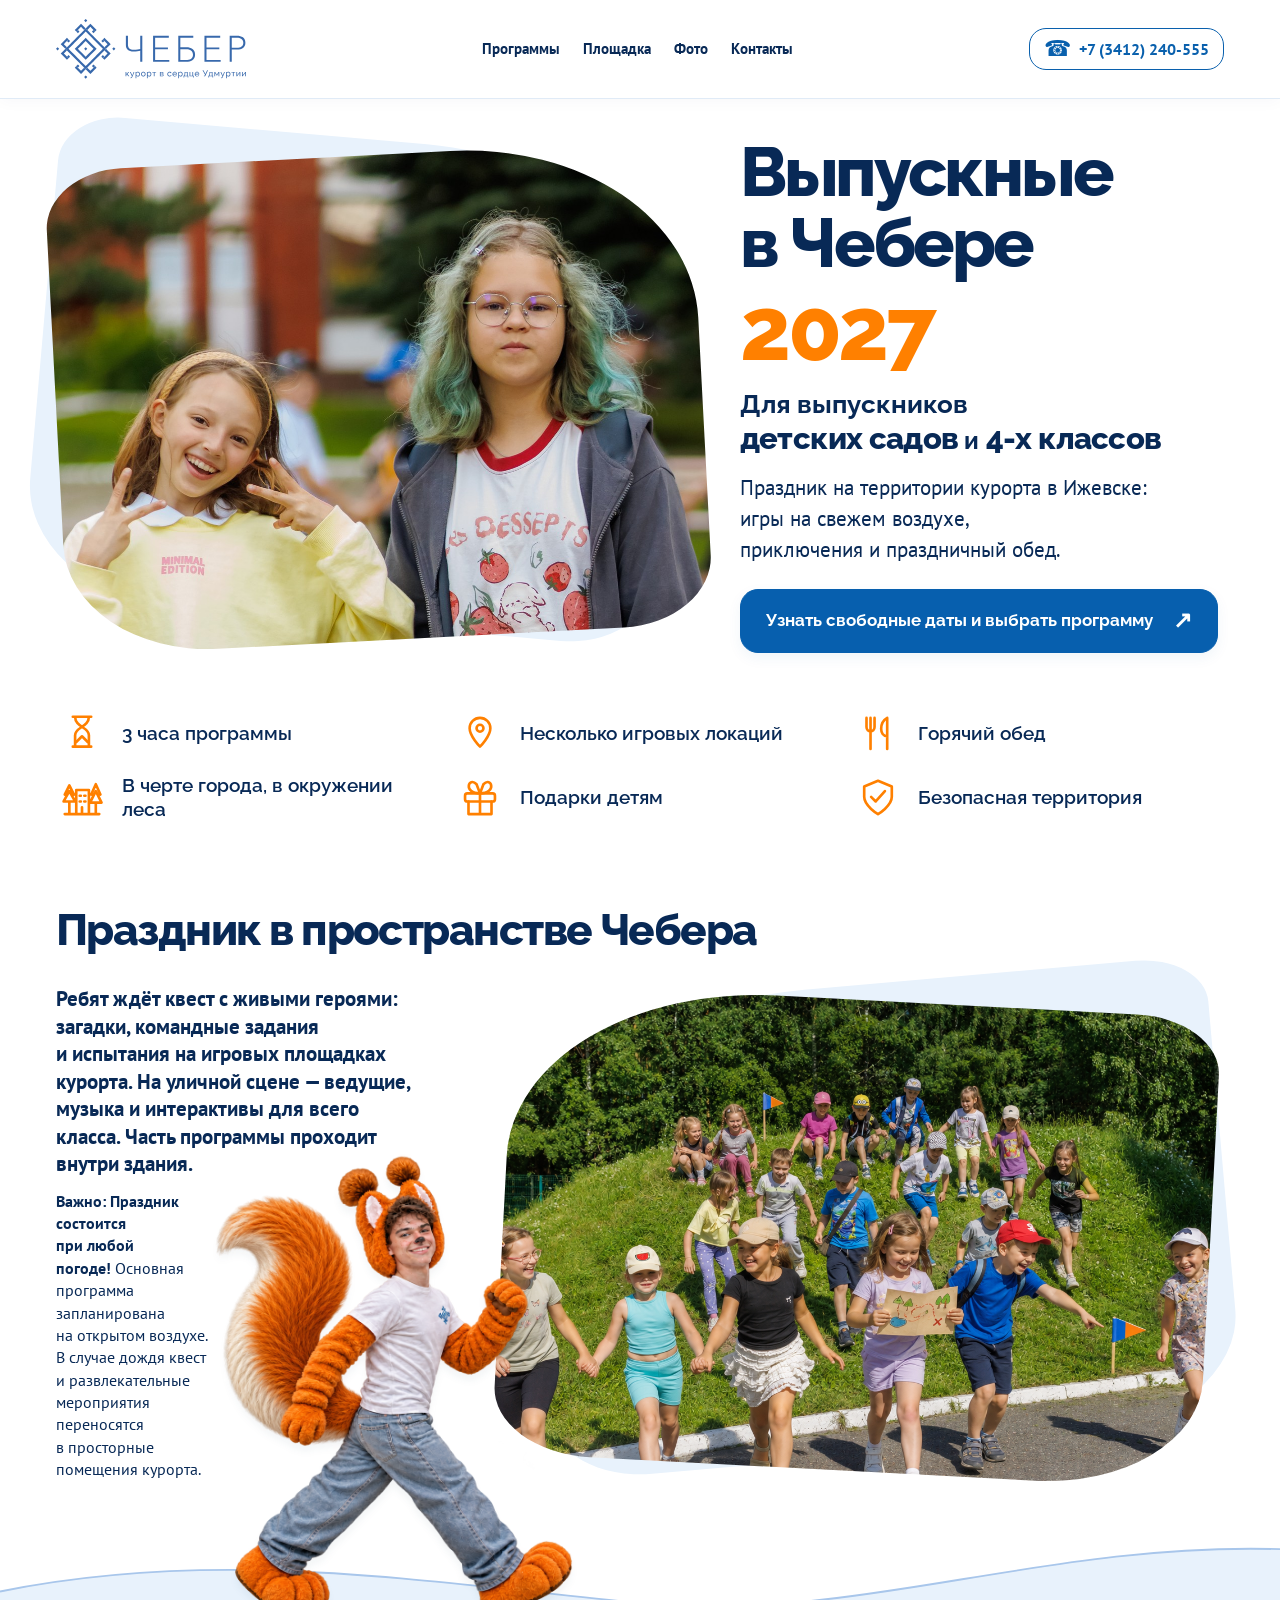
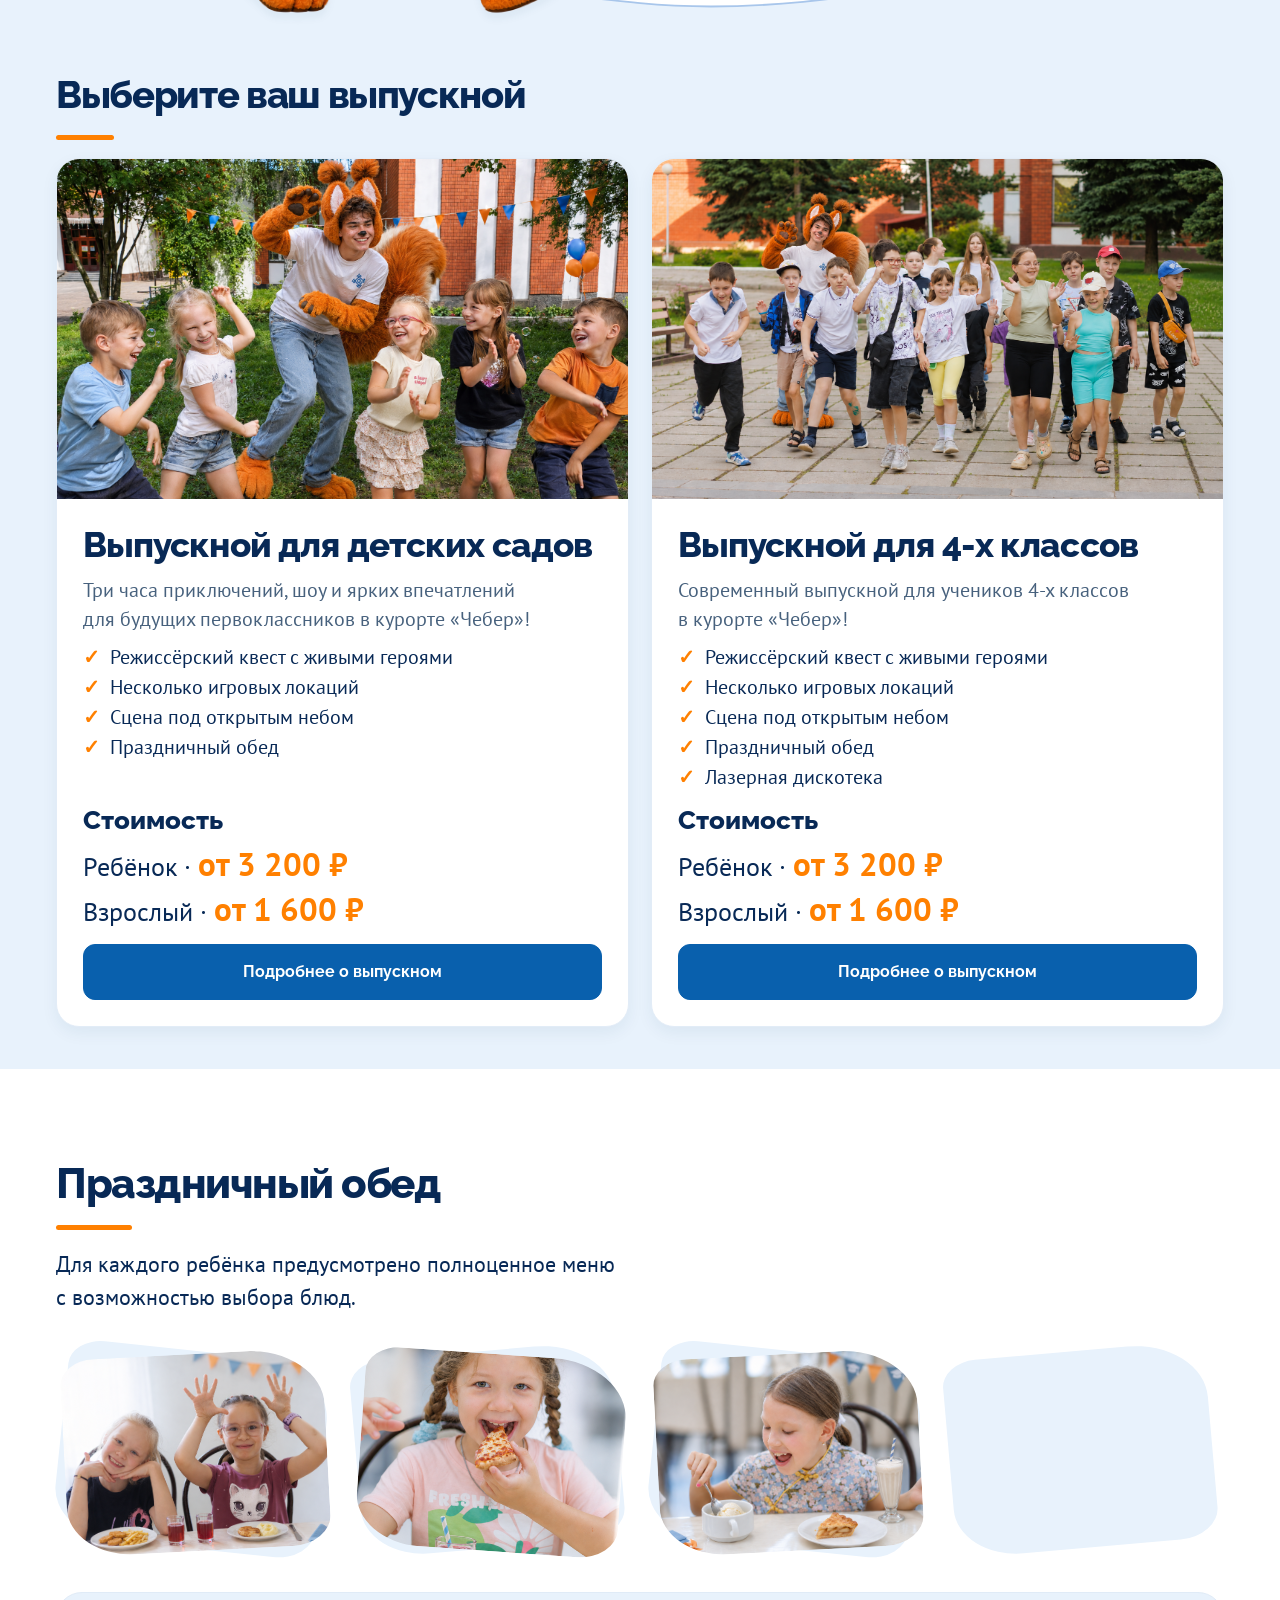
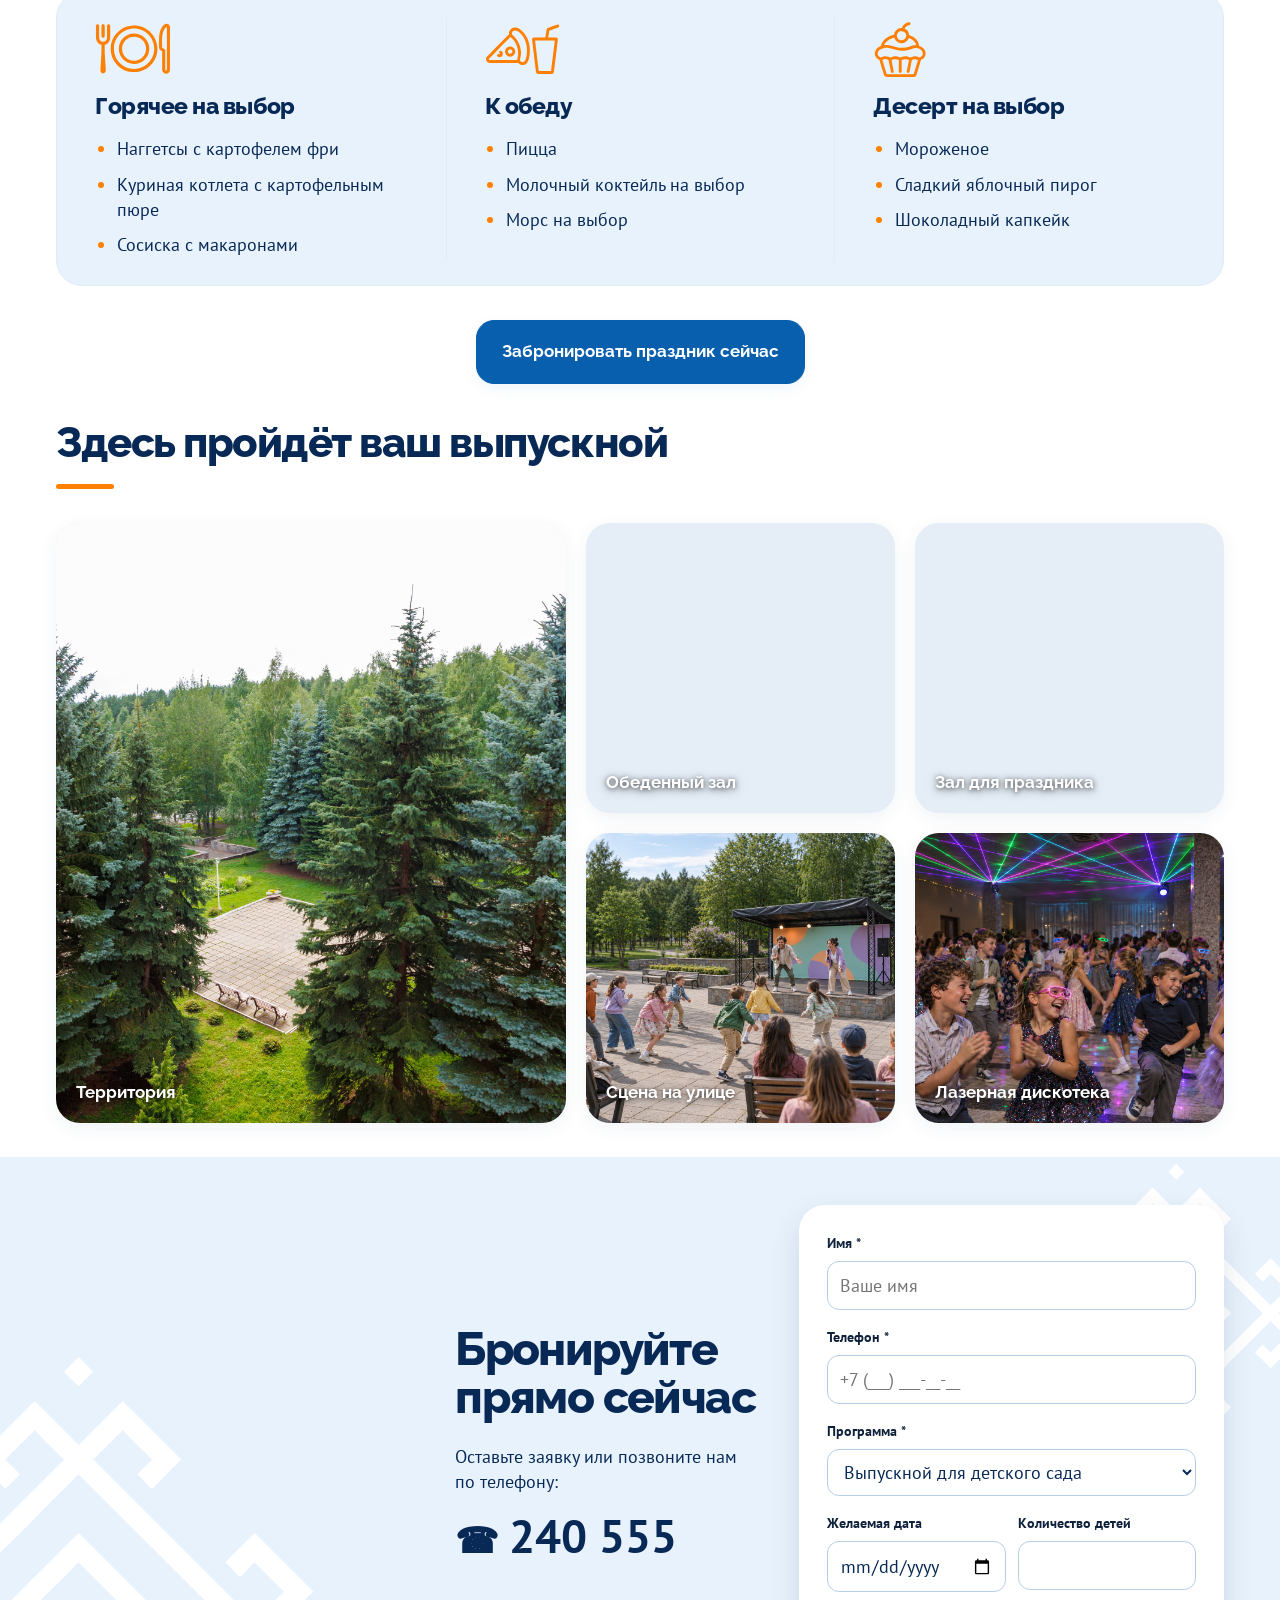
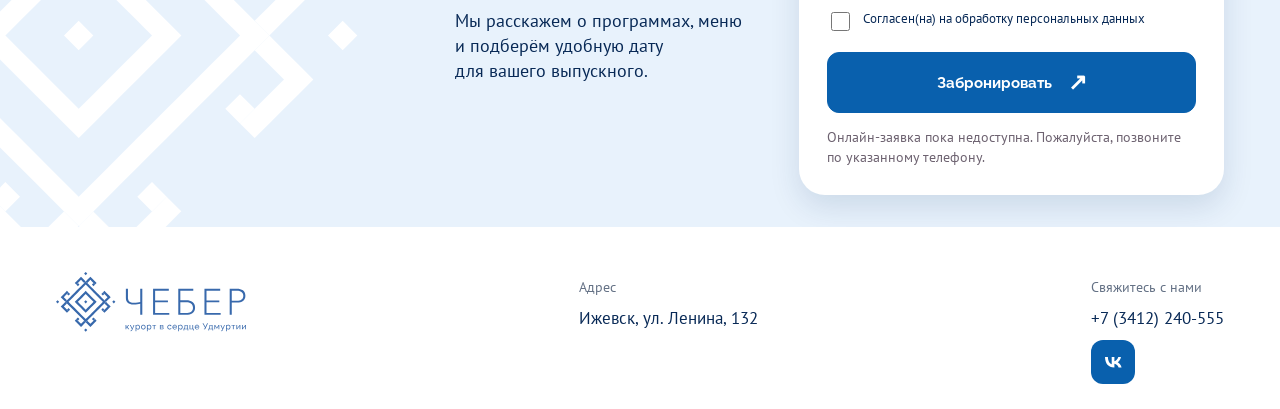
<file: index.html>
<!doctype html><html lang="ru"><head><meta charset="UTF-8"><meta name="viewport" content="width=device-width,initial-scale=1"><meta name="description" content="Выпускные в курорте Чебер — 2027. Для детских садов и 4-х классов. Программы, условия и консультация по свободным датам."><title>Выпускные в Чебере — 2027</title><link rel="stylesheet" href="styles.css"><link rel="stylesheet" href="theme-resort.css?v=mobile-place-photo-1"><link rel="preconnect" href="https://fonts.googleapis.com"><link href="https://fonts.googleapis.com/css2?family=PT+Sans:wght@400;700&family=Raleway:wght@400;500;600;700;800&display=swap" rel="stylesheet"><script src="content.js?v=school-title-1" defer></script><script src="app.js?v=program-booking-modal-1" defer></script><script src="faq.js" defer></script><script src="typography.js" defer></script></head><body><a class="skip" href="#main">К содержанию</a><header><div class="wrap header"><a class="brand" href="#" aria-label="Курорт Чебер, главная"><span>Курорт «Чебер»</span></a><nav aria-label="Основная навигация"><a href="#programs">Программы</a><a href="#place">Площадка</a><a href="#photos">Фото</a><a href="#contacts">Контакты</a></nav><a class="phone" data-phone></a><a class="button small" href="#request">Узнать свободные даты</a></div></header><main id="main"><section class="hero wrap"><h1>Выпускные<br>в Чебере <span>2027</span></h1><div class="hero-visual" id="hero-image"><div class="year" aria-hidden="true">20<br>27</div><span class="visual-note">Здесь будет фотография<br>площадки «Чебера»</span><span class="orbit" aria-hidden="true">✳</span></div><div class="hero-copy"><p class="lead">Для выпускников<br><span class="hero-audience">детских садов <span class="hero-audience-conjunction">и</span> 4-х классов</span></p><p class="intro">Праздник на территории курорта в Ижевске:<br>игры на свежем воздухе,<br>приключения и праздничный обед.</p><div class="actions"><button class="button" type="button" data-open-discussion aria-haspopup="dialog" aria-controls="discussion-dialog">Узнать свободные даты и выбрать программу <span aria-hidden="true">↗</span></button></div></div></section><div class="hero-bottom hero-benefits"><div class="wrap hero-benefits-inner"><ul><li><span class="hero-benefit-icon" aria-hidden="true"><svg viewBox="0 0 40 40" fill="none" stroke="currentColor" stroke-width="2.3" stroke-linecap="round" stroke-linejoin="round"><path d="M12 5h16M12 31h16M14 5c0 9 12 9 12 16v10M26 5c0 9-12 9-12 16v10"/><path d="m15 27 5-5 5 5"/></svg></span><span>3 часа программы</span></li><li><span class="hero-benefit-icon" aria-hidden="true"><svg viewBox="0 0 40 40" fill="none" stroke="currentColor" stroke-width="2.3" stroke-linecap="round" stroke-linejoin="round"><path d="M29 15c0 7-9 16-9 16S11 22 11 15a9 9 0 1 1 18 0Z"/><circle cx="20" cy="15" r="3"/></svg></span><span>Несколько игровых локаций</span></li><li><span class="hero-benefit-icon" aria-hidden="true"><svg viewBox="0 0 40 40" fill="none" stroke="currentColor" stroke-width="2.3" stroke-linecap="round" stroke-linejoin="round"><path d="M10 6v8c0 5 7 5 7 0V6M13.5 6v27M28 33V6c-7 4-7 16 0 16"/></svg></span><span>Горячий обед</span></li><li><span class="hero-benefit-icon" aria-hidden="true"><svg viewBox="0 0 40 40" fill="none" stroke="currentColor" stroke-width="2.3" stroke-linecap="round" stroke-linejoin="round"><path d="M5 34h30M15 34V13h11v21M18 18h1m3 0h1m-5 5h1m3 0h1m-3 11v-6M4 23l5-9 5 9H4Zm1-6 4-8 4 8M9 23v11M27 24l5-10 5 10H27Zm1-7 4-9 4 9M32 24v10"/></svg></span><span>В черте города, в окружении леса</span></li><li><span class="hero-benefit-icon" aria-hidden="true"><svg viewBox="0 0 40 40" fill="none" stroke="currentColor" stroke-width="2.3" stroke-linecap="round" stroke-linejoin="round"><rect x="7" y="16" width="26" height="7" rx="2"/><path d="M10 23v11h20V23M20 16v18M20 16c-15 0-10-15-3-8l3 8Zm0 0c15 0 10-15 3-8l-3 8Z"/></svg></span><span>Подарки детям</span></li><li><span class="hero-benefit-icon" aria-hidden="true"><svg viewBox="0 0 40 40" fill="none" stroke="currentColor" stroke-width="2.3" stroke-linecap="round" stroke-linejoin="round"><path d="m20 5 12 5v9c0 8-12 15-12 15S8 27 8 19v-9L20 5Z"/><path d="m14 19 4 4 8-9"/></svg></span><span>Безопасная территория</span></li></ul><a class="hero-benefits-next" href="#programs" aria-label="Перейти к программам">↓</a></div></div>

<section class="section place-section" id="place"><div class="wrap"><h2>Праздник в пространстве Чебера</h2><div class="place-story"><div class="place-story-copy"><p><strong>Ребят ждёт квест с живыми героями: загадки, командные задания и испытания на игровых площадках курорта. На уличной сцене — ведущие, музыка и интерактивы для всего класса. Часть программы проходит внутри здания.</strong></p><div class="place-character"><img class="place-squirrel" src="images/белка/shagaet.png" width="1536" height="1024" alt="Бельчонок шагает навстречу празднику" loading="lazy" decoding="async"><p class="place-weather"><strong>Важно: Праздник состоится при любой погоде!</strong> Основная программа запланирована на открытом воздухе. В случае дождя квест и развлекательные мероприятия переносятся в просторные помещения курорта.</p></div></div><figure class="hero-visual place-feature-photo"><div class="photo-shape photo-shape-hero"><img src="images/белка/kvest.png" alt="Участники выпускного квеста на территории курорта «Чебер»" loading="lazy" decoding="async"></div></figure></div><div id="advantages"></div></div><svg class="place-wave" viewBox="0 0 1440 100" preserveAspectRatio="none" aria-hidden="true"><path d="M0 55 C250 5 480 45 720 68 S1170 0 1440 8 V100 H0Z" fill="#e8f2fc"/><path d="M0 55 C250 5 480 45 720 68 S1170 0 1440 8" fill="none" stroke="#a8c6eb" stroke-width="2"/></svg></section><section class="section wash programs-section" id="programs"><div class="wrap"><div class="programs-content"><h2>Выберите ваш выпускной</h2><div class="programs" id="program-list"></div></div></div></section>

<section class="section lunch-section" id="menu" aria-labelledby="lunch-title">
  <div class="wrap">
    <h2 id="lunch-title">Праздничный обед</h2>
    <p class="lunch-intro">Для каждого ребёнка предусмотрено полноценное меню с возможностью выбора блюд.</p>
    <div class="lunch-photos">
      <figure class="lunch-photo"><img src="images/menue/obed2.png" alt="" loading="lazy" decoding="async"></figure>
      <figure class="lunch-photo"><img src="images/menue/obed1.png" alt="" loading="lazy" decoding="async"></figure>
      <figure class="lunch-photo"><img src="images/menue/obed.png" alt="" loading="lazy" decoding="async"></figure>
      <figure class="lunch-photo"><img src="images/menue/obed3.png" alt="" loading="lazy" decoding="async"></figure>
    </div>
    <div class="lunch-menu">
      <div class="lunch-category">
        <img class="lunch-icon" src="images/menu-hot.svg" width="76" height="57" alt="" decoding="async">
        <h3>Горячее на выбор</h3>
        <ul>
          <li>Наггетсы с картофелем фри</li>
          <li>Куриная котлета с картофельным пюре</li>
          <li>Сосиска с макаронами</li>
        </ul>
      </div>
      <div class="lunch-category">
        <img class="lunch-icon" src="images/menu-sides.svg" width="76" height="57" alt="" decoding="async">
        <h3>К обеду</h3>
        <ul>
          <li>Пицца</li>
          <li>Молочный коктейль на выбор</li>
          <li>Морс на выбор</li>
        </ul>
      </div>
      <div class="lunch-category">
        <img class="lunch-icon" src="images/menu-dessert.svg" width="76" height="57" alt="" decoding="async">
        <h3>Десерт на выбор</h3>
        <ul>
          <li>Мороженое</li>
          <li>Сладкий яблочный пирог</li>
          <li>Шоколадный капкейк</li>
        </ul>
      </div>
    </div>
    <div class="actions lunch-actions">
      <button class="button" type="button" data-open-discussion aria-haspopup="dialog" aria-controls="discussion-dialog">Забронировать праздник сейчас</button>
    </div>
  </div>
</section>

<section class="wash" id="family" hidden>
  <div class="wrap dining">
    <div class="media dining-media" id="dining-image"><span>Фотография зала или сервировки</span></div>
    <div>
      <h2>Детям — программа,<br>взрослым — понятные условия</h2>
      <section class="conditions family-copy" aria-labelledby="family-children-title">
        <h3 id="family-children-title">Почему детям будет интересно</h3>
        <ul>
          <li>Дети становятся участниками квеста с живыми героями.</li>
          <li>Игры и испытания сменяют друг друга на площадках курорта.</li>
          <li>Каждый ребёнок может помочь команде разгадать загадки и выполнить задания.</li>
        </ul>
      </section>
      <section class="conditions family-copy" aria-labelledby="family-adults-title">
        <h3 id="family-adults-title">Почему родителям и учителям будет удобно</h3>
        <ul>
          <li>Одна команда организаторов ведёт праздник по готовому сценарию.</li>
          <li>Праздничный обед проходит на территории курорта.</li>
          <li>Расписание и детали программы можно согласовать заранее.</li>
        </ul>
      </section>
      <div class="actions discussion-actions"><button class="button" type="button" data-open-discussion aria-haspopup="dialog" aria-controls="discussion-dialog">Обсудить программу и стоимость</button></div>
    </div>
  </div>
</section><section class="section journey-section" id="journey" hidden><div class="wrap"><h2>От заявки до праздника</h2><div class="journey-panel"><div class="steps"><article><span>1</span><h3>Оставьте заявку</h3><p>Уточним пожелания<br>и подберём программу.</p></article><article><span>2</span><h3>Согласуем детали</h3><p>Программу, меню<br>и организационные вопросы.</p></article><article><span>3</span><h3>Проведём<br>ваш выпускной</h3><p>В удобную для вас дату<br>на площадке Чебера.</p></article></div><img class="journey-squirrel" src="images/белка/Пышный беличий хвост-4.png" width="1198" height="1313" alt="Бельчонок с книгой сидит на краю блока" loading="lazy" decoding="async"></div></div></section>
<section class="section wrap" id="photos"><div class="section-heading"><div><h2>Здесь пройдёт ваш выпускной</h2></div></div><div id="gallery" class="gallery"></div><p class="muted" id="photo-note">Фотографии площадок готовятся к публикации. Уточнить условия можно у менеджера.</p></section><section class="section wrap common-faq" id="faq" hidden><div class="section-heading"><div><h2>Частые вопросы<br>о выпускном</h2></div></div><div class="common-faq-grid" id="faq-list"></div><p class="faq-footnote">Точные условия зависят от выбранной программы. Обсудите их с менеджером до подтверждения бронирования.</p><div class="actions faq-contact"><p>Остались вопросы?</p><button class="button" type="button" data-open-discussion aria-haspopup="dialog" aria-controls="discussion-dialog">Свяжитесь с нами</button></div></section>
<section class="section request-section" id="request"><div class="wrap request request-layout"><img class="request-squirrel" src="images/белка/Роскошный пушистый хвост белки-5.png" width="1199" height="1312" alt="Бельчонок приглашает узнать свободные даты" loading="lazy" decoding="async"><div class="request-copy"><h2>Бронируйте<br>прямо сейчас</h2><p>Оставьте заявку или позвоните нам по телефону: <a href="tel:+73412240555">240 555</a><br>Мы расскажем о программах, меню и подберём удобную дату для вашего выпускного.</p></div><form id="lead-form" novalidate><div class="field"><label for="name">Имя *</label><input id="name" name="name" placeholder="Ваше имя" autocomplete="given-name" required maxlength="80"><span class="error" id="name-error"></span></div><div class="field"><label for="phone">Телефон *</label><input id="phone" name="phone" type="tel" autocomplete="tel" placeholder="+7 (___) ___-__-__" required aria-describedby="phone-error"><span class="error" id="phone-error"></span></div><div class="field"><label for="program">Программа *</label><select id="program" name="program"><option value="garden">Выпускной для детского сада</option><option value="school">Выпускной для 4 класса</option><option value="consult">Обсудить индивидуальную программу</option></select></div><div class="form-row"><div class="field"><label for="date">Желаемая дата</label><input id="date" name="date" type="date"></div><div class="field"><label for="count">Количество детей</label><input id="count" name="count" type="number" min="1" max="1000" inputmode="numeric"></div></div><label class="check"><input type="checkbox" id="consent" required><span id="consent-copy">Согласен(на) на обработку персональных данных</span></label><p class="error" id="consent-error"></p><button class="button submit" type="submit">Забронировать <span>↗</span></button><p id="form-status" role="status" aria-live="polite"></p></form></div></section>
</main><footer id="contacts"><div class="wrap"><div class="footer-top"><a href="#" class="brand">Курорт «Чебер»</a><div><span class="muted">Адрес</span><p data-address></p></div><div><span class="muted">Свяжитесь с нами</span><p><a data-phone></a></p><a id="vk" class="footer-vk" aria-label="Курорт Чебер во ВКонтакте"><svg width="24" height="24" viewBox="0 0 24 24" fill="currentColor" aria-hidden="true"><path d="M13.1 17.5c-5.7 0-9-3.9-9.1-10.4h2.9c.1 4.8 2.2 6.8 3.8 7.2V7.1h2.7v4.1c1.6-.2 3.3-2 3.9-4.1H20c-.4 2.5-2.1 4.4-3.3 5.2 1.2.6 3.2 2.3 3.9 5.2h-3c-.7-2-2.2-3.5-4.2-3.7v3.7h-.3Z"/></svg></a></div></div><div class="footer-bottom" hidden><span id="legal-links"></span></div></div></footer><dialog id="discussion-dialog" aria-labelledby="discussion-title"><button type="button" class="close" aria-label="Закрыть форму">×</button><h2 id="discussion-title">Обсудить программу и стоимость</h2><p>Оставьте заявку или позвоните нам <a data-phone></a>.</p></dialog><dialog id="program-dialog" aria-labelledby="dialog-title"><button class="close" aria-label="Закрыть окно">×</button><div id="dialog-content"></div></dialog><dialog id="photo-dialog" aria-label="Просмотр фотографии"><button class="close" aria-label="Закрыть фотографию">×</button><figure><img id="large-photo" alt=""><figcaption id="large-caption"></figcaption></figure></dialog></body></html>
</file>
<file: styles.css>
:root{--blue:#3869ac;--ink:#21334b;--wash:#f2f7fc;--line:#e3ebf3}*{box-sizing:border-box}html{scroll-behavior:smooth;scroll-padding-top:100px}body{margin:0;color:var(--ink);font:18px/1.5 'PT Sans',Arial,sans-serif}h1,h2,h3,.button,.brand{font-family:Raleway,Arial,sans-serif}h1,h2,h3,p{margin:0}a{color:inherit;text-decoration:none}button,input,select{font:inherit}button,a,input,select{ -webkit-tap-highlight-color:transparent}button{cursor:pointer}a:focus-visible,button:focus-visible,input:focus-visible,select:focus-visible{outline:3px solid #b77a22;outline-offset:4px}.wrap{max-width:1240px;margin:auto;padding:0 36px}header{background:#fff;border-bottom:1px solid var(--line)}.header{height:92px;display:flex;align-items:center;gap:24px}.brand{font-size:23px;font-weight:700;color:var(--blue);white-space:nowrap}.brand img{display:block;max-width:150px;max-height:60px;width:auto;height:auto}nav{display:flex;gap:23px;margin:auto;font-size:15px}nav a:hover,.text-link:hover{text-decoration:underline}.phone{font-size:16px;white-space:nowrap}.button{display:inline-flex;align-items:center;justify-content:center;gap:28px;min-height:56px;background:var(--blue);color:white;border:1px solid var(--blue);border-radius:8px;padding:17px 23px;font-size:15px;font-weight:700;transition:background .2s}.button:hover{background:#28558e}.button span{font-size:23px;line-height:1}.small{min-height:44px;padding:12px 16px;font-size:12px}.hero{position:relative;padding-top:66px;display:grid;grid-template-columns:1.1fr 1fr;gap:40px}.eyebrow{font-size:12px;letter-spacing:.16em;color:var(--blue);font-weight:700;margin-bottom:25px}h1{font-size:clamp(44px,4.5vw,66px);font-weight:600;line-height:1.08;letter-spacing:-.045em}h1 span{display:block;color:var(--blue)}.lead{font-size:23px;line-height:1.35;margin-top:27px}.intro{max-width:440px;font-size:17px;color:#647185;margin-top:18px}.actions{display:flex;align-items:center;gap:23px;flex-wrap:wrap;margin-top:30px}.text-link{font-size:14px;font-weight:700;color:var(--blue)}.hero-visual{position:relative;background:#eaf2fa;border-radius:120px 12px 12px 12px;min-height:510px;display:flex;align-items:center;justify-content:center;overflow:hidden}.year{font:600 210px/.81 Raleway,Arial;letter-spacing:-.12em;color:#d2e2f2;transform:rotate(-9deg);margin-left:-25px}.visual-note{position:absolute;bottom:32px;left:32px;font-size:13px;color:#647b97}.orbit{position:absolute;right:30px;top:50px;font-size:100px;color:var(--blue);line-height:1;font-weight:400}.hero-visual>img{width:100%;height:100%;position:absolute;object-fit:cover}.hero-bottom{grid-column:1/-1;display:flex;align-items:center;gap:34px;border-top:1px solid var(--line);padding:23px 0;margin-top:14px;color:#65758b;font-size:14px}.hero-bottom a{margin-left:auto;color:var(--blue);font-size:24px}.section{padding-top:90px;padding-bottom:90px}.wash{background:var(--wash)}.section-heading{display:flex;justify-content:space-between;align-items:flex-end;gap:30px;margin-bottom:38px}.section-heading p{color:#65758b;font-size:16px}h2{font-size:clamp(30px,3.3vw,43px);line-height:1.15;letter-spacing:-.035em;font-weight:600}h3{font-size:23px;line-height:1.25;letter-spacing:-.02em;font-weight:600}.programs{display:grid;grid-template-columns:1fr 1fr;gap:28px}.program-card{background:white;border:1px solid var(--line);border-radius:14px;overflow:hidden}.media{position:relative;background:#e5eef7;display:flex;align-items:center;justify-content:center;min-height:260px;color:#71839a;font-size:14px;overflow:hidden}.media img{width:100%;height:100%;object-fit:cover;position:absolute;inset:0}.program-card:nth-child(2) .media{background:#e9eeeb}.media-label{position:absolute;top:22px;left:24px;background:white;border-radius:30px;padding:7px 14px;color:var(--blue);font-size:12px}.card-body{padding:30px}.card-body p{margin-top:17px;color:#65758b;font-size:16px}.card-body .outline{width:100%;margin-top:25px}.outline{border:1px solid var(--blue);background:transparent;color:var(--blue);border-radius:7px;min-height:48px;padding:12px 20px;font-size:14px;font-weight:700}.outline:hover{background:var(--wash)}.place-note{display:flex;align-items:center;gap:32px;border-top:1px solid var(--line);border-bottom:1px solid var(--line);padding:38px 0}.line-star{font-size:75px;line-height:1;color:#8daacb}.place-note p{font-size:16px;color:#65758b;max-width:620px;margin-top:12px}.place-note a{margin-left:auto;white-space:nowrap}.dining{display:grid;grid-template-columns:1fr 1fr;gap:70px;padding-top:65px;padding-bottom:65px;align-items:center}.dining-media{min-height:380px;border-radius:12px 90px 12px 12px}.dining p{font-size:17px;color:#65758b;margin-top:20px}.dining .actions{gap:10px}.gallery{display:grid;grid-template-columns:1.4fr 1fr 1fr;gap:18px}.gallery .media{border:0;border-radius:10px;min-height:280px;width:100%;text-align:center;padding:20px}.gallery button:hover img{transform:scale(1.025)}.gallery img{transition:transform .2s}.muted{font-size:14px;color:#647185}.gallery+p{margin-top:20px}.steps{display:grid;grid-template-columns:repeat(3,1fr);gap:40px;margin-top:50px}.steps article{border-top:1px solid #cddbeb;padding-top:20px}.steps span{color:#7497c2;font-size:18px}.steps h3{margin-top:25px}.steps p{font-size:17px;color:#65758b;margin-top:15px;max-width:270px}.request{display:grid;grid-template-columns:1fr 1fr;gap:100px}.request h2{max-width:500px}.request>div>p{margin-top:24px;color:#65758b;max-width:430px}.request-contact{margin-top:45px;display:flex;flex-direction:column;gap:5px}.request-contact span{font-size:14px;color:#647185}.request-contact a{font-size:26px;color:var(--blue)}form{background:var(--wash);border:1px solid var(--line);border-radius:14px;padding:30px}.field{display:flex;flex-direction:column;gap:7px;margin-bottom:17px}.field label{font-size:14px}.field input,.field select{width:100%;min-width:0;min-height:48px;border:1px solid #ccd9e7;border-radius:5px;background:#fff;padding:10px 12px;color:var(--ink)}.form-row{display:grid;grid-template-columns:1fr 1fr;gap:17px}.check{display:flex;align-items:flex-start;gap:10px;font-size:13px}.check input{width:19px;height:19px;flex-shrink:0;accent-color:var(--blue)}.check a{text-decoration:underline}.submit{width:100%;margin-top:18px}.error{color:#a03131;font-size:13px}.error:empty{display:none}[aria-invalid=true]{border-color:#a03131!important}#form-status{font-size:14px;line-height:1.4;margin-top:15px;color:#6d6270}footer{background:var(--wash);border-top:1px solid var(--line);padding:45px 0 25px}.footer-top{display:flex;justify-content:space-between;gap:30px}.footer-top p{margin-top:7px;font-size:17px}.footer-bottom{border-top:1px solid var(--line);margin-top:35px;padding-top:22px;display:flex;gap:28px;flex-wrap:wrap;font-size:12px;color:#647185}dialog{border:0;border-radius:14px;padding:55px 40px 35px;max-width:720px;width:calc(100% - 40px);max-height:90dvh;color:var(--ink);box-shadow:0 20px 90px #16283b33}dialog::backdrop{background:#142b48aa}body:has(dialog[open]){overflow:hidden}.close{position:absolute;top:12px;right:15px;width:44px;height:44px;display:grid;place-items:center;background:white;border:1px solid var(--line);border-radius:50%;font-size:28px;color:var(--blue)}dialog h2{font-size:32px}dialog h3{font-size:20px;margin-top:25px}dialog p{margin-top:15px}dialog .button{margin-top:30px;width:100%}dialog dt{font-weight:700;margin-top:14px}dialog dd{margin:4px 0 0;color:#647185}dialog img{max-width:100%;max-height:70dvh;object-fit:contain}figure{margin:0}figcaption{margin-top:12px;font-size:14px}.skip{position:fixed;left:10px;top:-100px;background:white;padding:12px;z-index:99}.skip:focus{top:10px}.adv-grid{display:grid;grid-template-columns:repeat(3,1fr);gap:20px;margin-bottom:30px}.adv-grid p{margin-top:15px}.adv-grid .media{border-radius:10px}
@media(min-width:1500px){.wrap{max-width:1360px}.hero{gap:70px}.hero-visual{min-height:560px}}@media(max-width:1100px){nav{gap:14px}.header{gap:16px}.header .phone{display:none}.header .small{margin-left:auto}.hero{gap:24px}.hero-visual{min-height:490px}.year{font-size:180px}.actions{gap:16px}.request{gap:50px}.dining{gap:40px}}@media(max-width:760px){html{scroll-padding-top:30px}.wrap{padding-left:22px;padding-right:22px}.header{height:76px}.brand{font-size:19px}nav,.header>.small{display:none}.header .phone{display:block;margin-left:auto;font-size:13px}.hero{padding-top:37px;grid-template-columns:1fr;gap:30px}.eyebrow{font-size:10px;margin-bottom:20px}h1{font-size:45px}.lead{font-size:21px;margin-top:22px}.intro{font-size:16px}.hero .actions{align-items:flex-start;flex-direction:column;gap:20px}.hero .button{width:100%;justify-content:space-between}.hero-visual{min-height:310px;border-top-left-radius:85px}.year{font-size:145px;line-height:.8}.orbit{font-size:65px;top:30px}.visual-note{left:22px;bottom:20px;font-size:12px}.hero-bottom{gap:14px;font-size:11px;margin-top:0}.hero-bottom span{max-width:130px}.section{padding-top:58px;padding-bottom:58px}.section-heading{display:block;margin-bottom:28px}.section-heading>p{margin-top:22px;font-size:15px}h2{font-size:32px}.programs{grid-template-columns:1fr;gap:24px}.media{min-height:225px}.card-body{padding:24px}.place-note{align-items:flex-start;flex-wrap:wrap;gap:20px;padding:26px 0}.line-star{font-size:48px}.place-note>div{flex:1;min-width:220px}.place-note a{margin-left:0}.dining{grid-template-columns:1fr;gap:30px;padding-top:35px;padding-bottom:42px}.dining-media{min-height:250px}.dining .actions{align-items:stretch;flex-direction:column}.gallery{grid-template-columns:1fr 1fr}.gallery .media{min-height:180px;font-size:12px}.gallery .media:first-child{grid-column:1/-1;min-height:240px}.steps{grid-template-columns:1fr;gap:30px;margin-top:30px}.steps article{display:grid;grid-template-columns:38px 1fr;gap:12px}.steps h3{margin:0;font-size:21px}.steps p{grid-column:2;margin:0;max-width:none}.request{grid-template-columns:1fr;gap:30px}.request-contact{margin-top:25px}form{padding:22px}.form-row{grid-template-columns:1fr;gap:0}.footer-top{flex-direction:column;gap:24px}.footer-bottom{gap:16px}dialog{width:100%;max-width:none;height:100dvh;max-height:100dvh;margin:0;border-radius:0;padding:70px 24px 35px}dialog .close{position:sticky;top:-58px;float:right;margin-top:-55px;z-index:1}dialog h2{font-size:29px}.adv-grid{grid-template-columns:1fr}}
@media(prefers-reduced-motion:reduce){html{scroll-behavior:auto}*{transition:none!important}}
.orbit,.line-star{font-family:Arial,sans-serif;font-variant-emoji:text}.button span{font-family:Arial,sans-serif}.orbit{font-size:0;width:82px;height:82px;background:var(--blue);clip-path:polygon(46% 0,54% 0,55% 35%,78% 10%,85% 16%,63% 40%,100% 40%,100% 49%,64% 50%,89% 77%,83% 84%,56% 59%,56% 100%,46% 100%,46% 62%,20% 88%,13% 81%,38% 55%,0 55%,0 46%,36% 44%,10% 20%,17% 13%,44% 37%)}

/* Площадка, условия семьи и вопросы: самостоятельные композиции. */
.place-story{display:grid;grid-template-columns:1.45fr 1fr;gap:55px;align-items:center}.place-mosaic{display:grid;grid-template-columns:1fr 1fr;gap:14px}.place-mosaic .main-place{grid-column:1/-1;min-height:290px;border-radius:12px 75px 12px 12px}.place-mosaic .media{min-height:155px;border-radius:10px}.place-mosaic .main-place{min-height:290px}.place-mosaic figcaption{position:absolute;bottom:0;left:0;right:0;background:#ffffffeb;padding:10px 15px;color:var(--ink);margin:0}.place-story-copy h3{font-size:30px}.place-story-copy .eyebrow{display:block}.place-story-copy p{font-size:17px;color:#647185;margin-top:20px}.place-story-copy .text-link{display:inline-block;margin-top:25px}#advantages:not(:empty){margin-top:35px}.conditions{margin-top:28px}.condition-row{display:grid;grid-template-columns:110px 1fr;gap:20px;padding:16px 0;border-top:1px solid #d8e4f0}.condition-row h3{font:700 15px/1.5 'PT Sans',Arial,sans-serif;color:var(--blue)}.condition-row p{margin:0;font-size:16px}.condition-row p+p{margin-top:8px}.dining{grid-template-columns:.85fr 1.15fr;gap:60px}.dining-media{min-height:480px}.dining .actions{gap:12px}.booking-questions{display:grid;grid-template-columns:1fr 1.5fr;gap:65px;margin-top:55px;padding-top:40px;border-top:1px solid #d2e0ee}.booking-questions .muted{margin-top:15px}.faq-list details{border-bottom:1px solid #d2e0ee}.faq-list summary{cursor:pointer;font-weight:700;padding:17px 30px 17px 0;position:relative;list-style:none}.faq-list summary::-webkit-details-marker{display:none}.faq-list summary:after{content:'+';position:absolute;right:0;top:13px;font-size:25px;color:var(--blue)}.faq-list details[open] summary:after{content:'−'}.faq-list p{color:#647185;font-size:16px;padding-bottom:20px}.faq-list summary:focus-visible{outline:3px solid #b77a22;outline-offset:3px}
@media(max-width:1000px){.place-story{gap:30px}.dining{gap:30px}.booking-questions{gap:30px}}
@media(max-width:760px){.place-story{grid-template-columns:1fr;gap:28px}.place-mosaic .main-place{min-height:240px}.place-mosaic .media:not(.main-place){min-height:130px;padding:15px;text-align:center;font-size:12px}.place-story-copy h3{font-size:26px}.dining{grid-template-columns:1fr;gap:28px}.dining-media{min-height:250px}.condition-row{grid-template-columns:82px 1fr;gap:12px}.condition-row h3{font-size:14px}.condition-row p{font-size:15px}.booking-questions{grid-template-columns:1fr;gap:15px;margin-top:35px;padding-top:30px}.booking-questions h3 br{display:none}.faq-list summary{font-size:17px}.place-mosaic{gap:10px}}

/* Единый FAQ для обоих возрастов. */
.common-faq-grid{display:grid;grid-template-columns:repeat(3,minmax(0,1fr));gap:18px;align-items:start}.faq-card{border:1px solid var(--line);border-radius:14px;background:#fff;box-shadow:0 3px 14px #21334b05;overflow:hidden}.faq-card summary{list-style:none;cursor:pointer;position:relative;min-height:110px;padding:26px 52px 26px 26px;font:700 20px/1.35 Raleway,Arial,sans-serif;letter-spacing:-.025em}.faq-card summary::-webkit-details-marker{display:none}.faq-card summary::after{content:'+';position:absolute;right:24px;top:25px;color:var(--blue);font:400 28px/1 Arial,sans-serif}.faq-card[open] summary::after{content:'−'}.faq-card summary:focus-visible{outline:3px solid #b77a22;outline-offset:-5px;border-radius:12px}.faq-card p{padding:0 26px 28px;color:#647185;font-size:17px;line-height:1.55}.faq-footnote{margin-top:25px;color:#647185;font-size:14px;max-width:700px}@media(max-width:1000px){.common-faq-grid{grid-template-columns:repeat(2,minmax(0,1fr))}}@media(max-width:760px){.common-faq-grid{grid-template-columns:1fr;gap:12px}.faq-card summary{min-height:76px;padding:22px 52px 22px 22px;font-size:18px}.faq-card summary::after{right:22px;top:21px}.faq-card p{padding:0 22px 24px;font-size:16px}}

/* Second screen: venue introduction and walking squirrel. */
.place-section{position:relative;padding-top:38px;padding-bottom:0;isolation:isolate}
.place-section>.wrap{position:relative;z-index:1}
.place-section h2{font-weight:800;font-size:clamp(28px,3.3vw,43px);margin-bottom:26px;color:#111827;letter-spacing:-.035em}
.place-section .place-story{grid-template-columns:minmax(0,.85fr) minmax(0,1.5fr);gap:48px;align-items:start}
.place-section .place-story-copy{position:relative;min-width:0;padding-bottom:0}
.place-section .place-story-copy p{font-size:clamp(17px,1.65vw,22px);line-height:1.3;color:#354052;margin:0;max-width:360px}
.place-squirrel{display:block;width:125%;max-width:none;height:auto;margin:16px 0 0 -10%;position:relative;z-index:2;border-radius:18px}
.place-section .place-mosaic{gap:18px;padding-bottom:95px}
.place-section .place-mosaic .media{min-height:0;aspect-ratio:2/1;border-radius:18px;background:linear-gradient(115deg,#e0ebf6,#e4edf7);flex-direction:column;gap:12px;color:#657e9b;font-size:18px;text-align:center;padding:18px}
.place-section .place-mosaic .main-place{aspect-ratio:2.9/1;border-radius:18px;min-height:0}
.place-photo-icon{width:52px;height:44px;color:#8faac5}
.place-wave{display:block;position:absolute;bottom:-1px;left:0;width:100%;height:90px;z-index:0;pointer-events:none}
@media(max-width:1000px) and (min-width:641px){.place-section .place-story{gap:30px}.place-section .place-story-copy p{font-size:18px}.place-section .place-mosaic{gap:14px}.place-section .place-mosaic .media{font-size:15px}.place-photo-icon{width:42px;height:36px}}
@media(max-width:640px){.place-section{padding-top:30px;padding-bottom:45px}.place-section h2{font-size:29px;margin-bottom:22px}.place-section .place-story{grid-template-columns:1fr;gap:24px}.place-section .place-story-copy{display:grid;grid-template-columns:1.1fr 1fr;align-items:center;gap:8px}.place-section .place-story-copy p{font-size:16px;line-height:1.35}.place-squirrel{width:115%;margin:0 0 0 -10%;border-radius:12px}.place-section .place-mosaic{padding-bottom:20px;gap:12px}.place-section .place-mosaic .media{font-size:13px;aspect-ratio:1.7/1;border-radius:12px;gap:8px;padding:12px}.place-section .place-mosaic .main-place{aspect-ratio:2.7/1}.place-photo-icon{width:36px;height:30px}.place-wave{height:48px}}

/* Larger character overlapping the venue photos. */
@media(min-width:641px){
.place-section .place-story{position:relative;gap:32px;grid-template-columns:minmax(0,.85fr) minmax(0,1.5fr)}
.place-section .place-story-copy{z-index:2}
.place-section .place-story-copy p{position:relative;z-index:1}
.place-section .place-squirrel{width:170%;max-width:none;margin:0 0 -12px 0;border-radius:0}
.place-section .place-mosaic{position:relative;z-index:0;padding-bottom:70px}
}
@media(max-width:640px){
.place-section .place-story{gap:0}
.place-section .place-story-copy{position:relative;z-index:2;grid-template-columns:1fr 1.15fr;align-items:start}
.place-section .place-squirrel{width:145%;max-width:none;margin:15px 0 -38px -22%;border-radius:0}
.place-section .place-mosaic{position:relative;z-index:1}
}

/* Raise the character slightly within the second screen. */
.place-section .place-squirrel{transform:translateY(-24px)}
@media(max-width:640px){.place-section .place-squirrel{transform:translateY(-14px)}}

/* Third screen continues the pale blue wave from the venue section. */
.programs-section{padding-top:24px;padding-bottom:34px;overflow:hidden}
.programs-layout{display:grid;grid-template-columns:minmax(170px,.7fr) minmax(0,2fr);gap:12px;align-items:end}
.programs-squirrel{display:block;width:130%;max-width:none;height:auto;margin-left:-20%;position:relative;z-index:1;pointer-events:none;user-select:none}
.programs-content{min-width:0;align-self:start;padding-top:16px;padding-bottom:26px}
.programs-content h2{font-size:clamp(28px,3vw,40px);font-weight:800;color:#111827;margin-bottom:26px;letter-spacing:-.035em}
.programs-section .programs{gap:24px}
.programs-section .program-card{padding:16px;background:#fff;border:1px solid #e6edf5;border-radius:22px;box-shadow:0 5px 16px #21334b09;overflow:hidden;display:flex;flex-direction:column}
.programs-section .program-card .media{min-height:0;aspect-ratio:2/1;border-radius:16px;background:linear-gradient(115deg,#e0ebf6,#e4edf7);flex-direction:column;gap:10px;color:#657e9b;text-align:center;font-size:16px}
.program-photo-icon{width:48px;height:40px;color:#8faac5}
.programs-section .media-label{display:none}
.programs-section .card-body{padding:10px 0 0;display:flex;flex-direction:column;flex:1}
.programs-section .card-body h3{font-size:28px;font-weight:800;color:#111827}
.programs-section .card-body p{margin-top:9px;font-size:17px;line-height:1.35;color:#354052}
.programs-section .card-body .outline{margin-top:auto;position:relative;top:0;transform:translateY(0);width:100%}
.programs-section .card-body p:last-of-type{margin-bottom:20px}
@media(min-width:1500px){.programs-squirrel{width:125%;margin-left:-18%}}
@media(max-width:1000px) and (min-width:761px){.programs-layout{grid-template-columns:minmax(150px,.65fr) minmax(0,2fr)}.programs-section .programs{gap:16px}.programs-section .program-card{padding:12px}.programs-section .card-body h3{font-size:24px}.programs-section .card-body p{font-size:15px}.programs-section .outline{padding:10px;font-size:12px}}
@media(max-width:760px){.programs-layout{grid-template-columns:1fr}.programs-content{grid-row:1;padding-top:0;padding-bottom:0}.programs-content h2{font-size:29px;margin-bottom:22px}.programs-section .programs{grid-template-columns:1fr 1fr;gap:12px}.programs-section .program-card{padding:12px;border-radius:18px}.programs-section .card-body h3{font-size:23px}.programs-section .card-body p{font-size:15px}.programs-section .outline{font-size:12px;padding:10px 8px;min-height:44px}.programs-squirrel{width:210px;max-width:65%;margin:18px auto -25px}.programs-section .program-card .media{font-size:13px;aspect-ratio:1.6/1}.program-photo-icon{width:36px;height:30px}}
@media(max-width:420px){.programs-section .programs{grid-template-columns:1fr}.programs-section .program-card .media{aspect-ratio:2.3/1}.programs-section .card-body h3{font-size:26px}.programs-section .card-body p{font-size:16px}.programs-section .outline{font-size:14px}}

/* Third screen: character on the right, facing the program cards. */
@media(min-width:761px){
.programs-layout{grid-template-columns:minmax(0,2fr) minmax(170px,.7fr)}
.programs-content{grid-column:1;grid-row:1}
.programs-squirrel{grid-column:2;grid-row:1;margin-left:-10%;transform:scaleX(-1)}
}
@media(min-width:1500px){.programs-squirrel{margin-left:-7%}}
@media(max-width:1000px) and (min-width:761px){.programs-layout{grid-template-columns:minmax(0,2fr) minmax(150px,.65fr)}}
@media(max-width:760px){.programs-squirrel{justify-self:end;margin:18px 0 -25px auto;transform:scaleX(-1)}}

/* Journey: a reading squirrel sits on the shared blue steps panel. */
.journey-section{padding-top:60px;padding-bottom:45px;background:#fff}
.journey-section>.wrap{border-top:1px solid var(--line);padding-top:38px}
.journey-section h2{font-weight:800;color:#111827;max-width:calc(100% - 270px);margin-bottom:40px}
.journey-panel{position:relative;background:#eaf3fd;border-radius:24px;isolation:isolate}
.journey-section .steps{margin:0;grid-template-columns:repeat(3,minmax(0,1fr));gap:40px;padding:38px 160px 42px 38px}
.journey-section .steps article{position:relative;border:0;padding:0 0 0 40px;min-width:0}
.journey-section .steps article>span{position:absolute;top:0;left:0;width:27px;height:27px;border-radius:50%;background:var(--blue);color:#fff;display:grid;place-items:center;font-size:17px;font-weight:700;line-height:1}
.journey-section .steps h3{margin:2px 0 0;font:700 19px/1.2 'PT Sans',Arial,sans-serif;letter-spacing:0;color:#172336}
.journey-section .steps p{margin-top:16px;font-size:16px;line-height:1.35;color:#65758b;max-width:none}
.journey-section .steps article:not(:last-child)::after{content:'→';position:absolute;right:-28px;top:42px;color:var(--blue);font:28px/1 Arial,sans-serif}
.journey-squirrel{position:absolute;z-index:2;right:-5px;top:-195px;width:245px;height:auto;display:block;pointer-events:none;filter:drop-shadow(0 8px 5px #21334b18)}
@media(max-width:1000px) and (min-width:761px){.journey-section .steps{padding:30px 115px 32px 24px;gap:25px}.journey-section .steps article{padding-left:34px}.journey-section .steps h3{font-size:17px}.journey-section .steps p{font-size:14px}.journey-squirrel{width:205px;top:-165px;right:-12px}.journey-section .steps article:not(:last-child)::after{right:-19px;font-size:23px}}
@media(max-width:760px){.journey-section{padding-top:36px;padding-bottom:36px}.journey-section>.wrap{padding-top:28px}.journey-section h2{font-size:29px;max-width:calc(100% - 85px);margin-bottom:30px}.journey-squirrel{width:145px;top:-115px;right:-6px}.journey-section .steps{grid-template-columns:1fr;padding:32px 25px;gap:28px}.journey-section .steps article{display:block;padding-left:40px}.journey-section .steps article:first-child{padding-right:65px}.journey-section .steps h3{font-size:20px;margin:1px 0 0}.journey-section .steps p{margin-top:10px;font-size:16px}.journey-section .steps article:not(:last-child)::after{display:none}.journey-panel{border-radius:20px}}

/* Slightly enlarge the reading squirrel while keeping its seated position. */
.journey-squirrel{width:275px;top:-220px}
@media(max-width:1000px) and (min-width:761px){.journey-squirrel{width:230px;top:-186px}}
@media(max-width:760px){.journey-squirrel{width:160px;top:-128px}}

/* Closing request screen: character, invitation, and a white form card. */
.request-section{background:linear-gradient(110deg,#f0f7fd,#f4f8fd);padding-top:36px;padding-bottom:28px;border-bottom:1px solid var(--line)}
.request-layout{display:grid;grid-template-columns:minmax(0,.95fr) minmax(0,.85fr) minmax(0,1.3fr);gap:26px;align-items:center}
.request-squirrel{display:block;position:relative;width:122%;max-width:none;height:auto;margin-left:-16%;align-self:end;pointer-events:none;user-select:none}
.request-layout .request-copy{align-self:start;padding-top:28px}
.request-layout h2{font-size:clamp(30px,3.4vw,45px);font-weight:800;line-height:1.1;letter-spacing:-.035em;color:#111827}
.request-layout .request-copy>p{margin-top:24px;color:#354052;font-size:19px;line-height:1.35;max-width:300px}
.request-layout form{background:#fff;border:1px solid #edf2f7;box-shadow:0 4px 18px #21334b07;border-radius:22px;padding:28px;min-width:0;position:relative;z-index:1}
.request-layout .field label{font-weight:700}
.request-layout .field input,.request-layout .field select{border-radius:12px;min-height:44px}
.request-layout .submit{border-radius:12px;gap:16px;padding-left:12px;padding-right:12px}
.request-layout .form-row{gap:12px}
@media(max-width:1000px) and (min-width:761px){.request-layout{gap:18px;grid-template-columns:minmax(0,.8fr) minmax(0,.8fr) minmax(0,1.4fr)}.request-layout form{padding:22px}.request-layout .request-copy>p{font-size:17px}.request-layout h2{font-size:34px}.request-layout .form-row{grid-template-columns:1fr;gap:0}.request-layout .request-copy{padding-top:15px}}
@media(max-width:760px){.request-section{padding-top:24px;padding-bottom:30px}.request-layout{grid-template-columns:minmax(0,.9fr) minmax(0,1.1fr);gap:20px 12px}.request-layout .request-copy{padding-top:8px}.request-layout h2{font-size:30px}.request-layout .request-copy>p{font-size:16px;margin-top:16px}.request-squirrel{width:120%;margin-left:-16%}.request-layout form{grid-column:1/-1;padding:24px}.request-layout .submit{font-size:14px}}

.request-copy a[href^="tel:"]{display:block;margin:12px 0 16px;color:var(--blue);font-size:clamp(30px,3.2vw,42px);font-weight:700;line-height:1.15;white-space:nowrap}

/* Show the complete upper venue photo without cropping the children. */
.place-section .place-mosaic .main-place img{object-fit:cover;object-position:center}

/* Fit the full family-section photo without cropping people. */
#dining-image img{object-fit:contain;object-position:center;width:100%;height:100%}

/* Portrait crop: keep both faces in the upper part of the photo. */
#dining-image img{object-fit:cover;object-position:center top}

/* Hero portrait: center the main subject and fill the rounded frame. */
#hero-image>img{object-fit:cover;object-position:42% center}
@media(max-width:760px){#hero-image>img{object-position:42% 35%}}

/* Mirror the hero photo across its vertical axis. */
#hero-image>img{transform:scaleX(-1)}

/* Large illustrated highlights below the opening screen. */
.hero-bottom.hero-benefits{padding:32px 0;gap:24px;margin-top:14px;align-items:center}
.hero-benefits ul{list-style:none;margin:0;padding:0;display:grid;grid-template-columns:repeat(3,minmax(0,1fr));gap:26px 32px;flex:1}
.hero-benefits li{display:flex;align-items:center;gap:16px;color:var(--ink);font:600 19px/1.25 Raleway,Arial,sans-serif}
.hero-benefit-icon{width:64px;height:64px;flex:0 0 64px;display:grid;place-items:center;color:#fff;border-radius:50%;background:radial-gradient(circle at 30% 23%,#ffc359 0,#ff9c17 48%,#ee7800 100%);border:2px solid #ffad30;box-shadow:inset 0 2px 3px #ffffff80,0 3px 8px #ed8b1824}
.hero-benefit-icon svg{display:block;width:41px;height:41px;filter:drop-shadow(0 2px 1px #bc62004d)}
.hero-benefits li>span:last-child{max-width:none}
.hero-benefits .hero-benefits-next{flex:0 0 24px;font-size:28px}
@media(max-width:1000px){.hero-benefits ul{gap:24px 20px}.hero-benefits li{font-size:16px;gap:12px}.hero-benefit-icon{width:56px;height:56px;flex-basis:56px}.hero-benefit-icon svg{width:36px;height:36px}}
@media(max-width:760px){.hero-bottom.hero-benefits{padding:26px 0;gap:0}.hero-benefits ul{grid-template-columns:repeat(2,minmax(0,1fr));gap:22px 16px}.hero-benefits li{align-items:flex-start;font-size:15px;flex-direction:column;gap:10px}.hero-benefits .hero-benefits-next{display:none}.hero-benefit-icon{width:58px;height:58px;flex-basis:58px}}

/* Frame both girls together at the center of the hero portrait. */
#hero-image>img{object-fit:cover;object-position:75% center}
@media(max-width:760px){#hero-image>img{object-position:75% center}}

/* Flip the current hero orientation horizontally. */
#hero-image>img{transform:scaleX(1)}

/* Kindergarten card: frame faces and upper bodies. */
.programs-section .program-card:first-child .media img{object-fit:cover;object-position:center 30%}

/* Shared heading typography across all sections. */
h1,h2,h3,
.place-section h2,
.programs-content h2,
.programs-section .card-body h3,
.journey-section h2,
.journey-section .steps h3,
.request-layout h2,
.condition-row h3{font-family:Raleway,Arial,sans-serif;font-weight:700}
</file>
<file: theme-resort.css>
/* Resort visual direction: deep blue, sunny orange, soft organic shapes. */
:root{--blue:#0960ad;--ink:#082956;--wash:#f0f7ff;--line:#e0ebf7;--orange:#ff8000}
body{color:var(--ink);background:#fff}
h1,h2,h3,.place-section h2,.programs-content h2,.programs-section .card-body h3,.journey-section h2,.journey-section .steps h3,.request-layout h2{color:var(--ink);font-weight:800}
.button{border-radius:18px;background:#075fae;border-color:#075fae;box-shadow:0 5px 14px #095da510;font-size:17px;padding:18px 25px}
.button:hover{background:#074c8b;border-color:#074c8b}
.outline{border-radius:13px;border-color:#7ca8d7;color:#075fae}
.outline:hover{background:#e8f3ff}
.header{height:98px;gap:24px}.brand img{max-width:190px;max-height:64px}.header nav{font-size:15px;font-weight:700}.header .phone{display:flex;align-items:center;gap:8px;border:1.5px solid var(--blue);border-radius:17px;padding:8px 14px;color:var(--blue);font-weight:700;white-space:nowrap}.header .phone::before{content:'☎';font:22px/1 Arial}.header .small{display:none}
.hero{padding-top:38px;column-gap:38px;row-gap:28px;grid-template-columns:.9fr 1.2fr;align-items:center}
.hero .eyebrow{margin-bottom:18px}.hero h1{font-size:clamp(48px,5.4vw,74px);font-weight:800;line-height:1.02;letter-spacing:-.045em}.hero h1 span{color:var(--orange);font-size:1.28em;line-height:1.03;margin-top:6px;position:relative;width:max-content}
.hero-sparks{display:inline-block;position:absolute;width:38px;height:50px;right:-49px;top:24%;background:var(--orange);clip-path:polygon(4% 5%,15% 0,42% 32%,31% 38%,4% 5%,100% 39%,100% 51%,48% 53%,47% 42%,100% 39%,74% 100%,62% 100%,33% 66%,42% 59%,74% 100%)}
.hero .lead{font-family:Raleway,Arial,sans-serif;font-size:clamp(21px,2.2vw,29px);font-weight:700;line-height:1.2;margin-top:14px}.hero .intro{font-size:clamp(1.125rem,1.65vw,1.375rem);line-height:1.45;color:var(--ink);margin-top:16px;max-width:32rem}
.hero-intro-next{display:block;margin-top:.45em}.hero .actions{margin-top:25px;gap:15px}.hero .actions>.text-link{font-size:12px}.hero .button{gap:20px;min-height:60px}
.hero-visual{overflow:visible;background:#1f68ac;border-radius:37% 12% 23% 14%;min-height:485px;isolation:isolate;margin:15px 0 10px}
.hero-visual::before{content:'';position:absolute;inset:-16px -10px 18px 25px;background:#2267ae;border-radius:42% 10% 24% 14%;transform:rotate(-5deg);z-index:-1}
#hero-image>img{border-radius:37% 12% 23% 14%;object-fit:cover;object-position:75% center;transform:none}
.hero-bottom.hero-benefits{background:linear-gradient(110deg,#2165aa,#07539b);border:0;border-radius:22px;padding:26px 30px;margin-top:12px;box-shadow:0 7px 22px #0a529b12}
.hero-benefits ul{width:100%;grid-template-columns:repeat(3,minmax(0,1fr));gap:10px clamp(16px,2vw,32px)}.hero-benefits li{color:#fff;gap:14px;font-size:19px;align-items:center}.hero-benefit-icon{background:none;border:0;box-shadow:none;width:52px;height:54px;flex-basis:52px;border-radius:0}.hero-benefit-icon svg{width:46px;height:46px;filter:none}.hero-benefits .hero-benefits-next{display:none}
.place-section{padding-top:52px}.place-section h2{font-size:clamp(29px,3.5vw,44px);margin-bottom:30px}.place-section .place-story-copy p{color:var(--ink)}.place-section .place-mosaic .media,.place-section .place-mosaic .main-place{border-radius:26px}.place-section .place-squirrel{filter:drop-shadow(0 7px 3px #09294b0b)}
.programs-section{padding-top:30px;padding-bottom:44px}.programs-content h2{font-size:clamp(29px,3.2vw,42px)}.programs-section .program-card{border-radius:26px;box-shadow:0 8px 28px #173d6b0b}.programs-section .program-card .media{border-radius:19px}.programs-section .card-body h3{color:var(--ink)}
.dining{padding-top:65px;padding-bottom:65px}.dining h2{font-size:clamp(29px,3.1vw,40px)}.dining-media{border-radius:26px 90px 26px 26px}.condition-row h3{color:#075fae}.condition-row p{color:#48617d}
.gallery .media{border-radius:24px}.section-heading .eyebrow{color:#2165aa}.journey-panel{background:#eaf3ff;border-radius:25px}.journey-section h2{color:var(--ink)}.journey-section .steps article>span{background:#0960ad}.journey-section .steps h3{color:var(--ink)}
.faq-card{border-radius:18px;box-shadow:none;border-color:#d8e6f5}.faq-card summary{color:var(--ink);font-size:19px}.faq-card summary::after{color:var(--orange)}
.request-section{position:relative;isolation:isolate;overflow:hidden;background:linear-gradient(115deg,#2269ad,#09549b);padding-top:48px;padding-bottom:32px;border:0}
.request-section::before,.request-section::after{content:'';position:absolute;z-index:-1;width:105px;height:105px;border:7px double #8ec6ff45;transform:rotate(45deg);pointer-events:none}.request-section::before{left:-30px;bottom:45px}.request-section::after{right:-40px;top:25px}
.request-layout{gap:30px;grid-template-columns:minmax(0,1fr) minmax(0,.85fr) minmax(0,1.15fr);align-items:center}.request-layout .request-copy{padding-top:8px;align-self:center}.request-layout h2{color:#fff;font-size:clamp(31px,3.8vw,46px);line-height:1.05}.request-layout .request-copy>p{color:#fff;font-size:18px;line-height:1.4;margin-top:22px}.request-copy a[href^="tel:"]{color:#fff;font-size:clamp(32px,3.7vw,46px);margin:16px 0 20px;font-weight:800}.request-copy a[href^="tel:"]::before{content:'☎';font-family:Arial,sans-serif;font-size:.75em;margin-right:10px}.request-copy a:hover{text-decoration:underline}.request-layout form{padding:28px;border-radius:26px;box-shadow:0 12px 30px #05326320;border:0}.request-layout .field label{color:#10213b}.request-layout .submit{background:var(--orange);border-color:var(--orange);border-radius:16px;font-size:15px;min-height:58px}.request-layout .submit:hover{background:#e76e00;border-color:#e76e00}.request-layout input,.request-layout select{border-color:#b6cde8}.request-squirrel{filter:drop-shadow(0 9px 5px #06305b2b)}
footer{background:#fff;border-top:0}.footer-bottom{color:#647a91}
@media(min-width:1500px){.hero{gap:36px}.hero-visual{min-height:540px}}
@media(max-width:1100px){.header{gap:15px}.header nav{gap:14px;font-size:13px}.brand img{max-width:165px}.header .phone{font-size:14px;padding:8px 10px}.hero{column-gap:24px}.hero-visual{min-height:460px}.hero .actions{flex-wrap:wrap}.hero-benefits li{font-size:17px}.request-layout{gap:20px}.request-layout form{padding:22px}.request-layout .request-copy>p{font-size:16px}}
@media(max-width:760px){.header{height:80px}.brand img{max-width:155px;max-height:52px}.header nav{display:none}.header .phone{margin-left:auto;font-size:13px;gap:4px;padding:7px 9px}.header .phone::before{font-size:17px}.hero{padding-top:28px;grid-template-columns:1fr;gap:30px}.hero h1{font-size:clamp(45px,10vw,65px)}.hero .lead{font-size:23px}.hero .actions{align-items:stretch}.hero .actions>.text-link{font-size:14px}.hero-visual{min-height:350px;margin:0 8px 4px 0}.hero-visual::before{inset:-9px -8px 15px 20px}.hero-bottom.hero-benefits{padding:12px 18px;margin-top:0;border-radius:20px}.hero-benefits ul{grid-template-columns:repeat(2,minmax(0,1fr));gap:8px 14px}.hero-benefits li{font-size:15px;flex-direction:row;align-items:center;gap:8px}.hero-benefit-icon{width:38px;height:42px;flex-basis:38px}.hero-benefit-icon svg{width:36px;height:36px}.place-section{padding-top:35px}.place-section h2{font-size:29px}.place-section .place-mosaic .media,.place-section .place-mosaic .main-place{border-radius:18px}.request-section{padding-top:30px}.request-layout{grid-template-columns:minmax(0,.9fr) minmax(0,1.1fr);gap:24px 14px}.request-layout h2{font-size:31px}.request-layout .request-copy>p{font-size:15px}.request-copy a[href^="tel:"]{font-size:30px}.request-copy a[href^="tel:"]::before{margin-right:5px}.request-layout form{grid-column:1/-1;padding:24px}.request-layout .request-copy{align-self:center}.request-squirrel{align-self:end}.gallery .media{border-radius:18px}}
@media(prefers-reduced-motion:reduce){*{scroll-behavior:auto}}

/* The middle follows the same blue and orange resort identity. */
.programs-section{position:relative;background:linear-gradient(180deg,#f0f7ff,#e8f3ff);padding-top:36px;padding-bottom:66px}
.programs-content h2::after,.dining h2::after,#photos h2::after,.journey-section h2::after,.common-faq h2::after{content:'';display:block;width:58px;height:5px;border-radius:5px;background:var(--orange);margin-top:18px}
.programs-content{padding-bottom:12px}
.programs-section .program-card{padding:15px;border:1px solid #fff;box-shadow:0 9px 28px #0b458414;transition:box-shadow .2s,transform .2s}
.programs-section .program-card:hover{box-shadow:0 14px 35px #0b458420;transform:translateY(-3px)}
.programs-section .program-card .media{position:relative;aspect-ratio:1.8/1}
.programs-section .media-label{display:block;top:12px;left:12px;background:#fff;color:#075aa5;font-size:11px;font-weight:700;letter-spacing:.03em;padding:7px 11px;box-shadow:0 3px 12px #08295612}
.programs-section .card-body{padding:17px 5px 5px}
.programs-section .card-body h3{font-size:29px}
.programs-section .card-body p{color:#47617d;line-height:1.45;font-size:16px}
.programs-section .card-body .outline{background:#ff8000;border:1px solid #ff8000;color:#fff;min-height:50px;border-radius:14px;font-size:14px;font-family:Raleway,Arial,sans-serif;font-weight:700;box-shadow:0 5px 12px #ff80001a}
.programs-section .card-body .outline:hover{background:#e97000;border-color:#e97000}
#family{background:#fff;position:relative}
.dining{gap:56px;padding-top:76px;padding-bottom:76px;align-items:center}
.dining-media{min-height:530px;box-shadow:-12px 12px 0 #eaf3ff;border-radius:28px 95px 28px 28px}
.dining .eyebrow{margin-bottom:17px;color:#1761a8}
.dining h2{line-height:1.13}
.conditions{margin-top:26px;border:1px solid #e1ebf5;border-radius:20px;background:#f6faff;overflow:hidden;padding:2px 20px}
.condition-row{position:relative;padding:18px 0 18px 16px;grid-template-columns:112px 1fr;border-color:#e0ebf6;gap:15px}
.condition-row:first-child{border-top:0}
.condition-row::before{content:'';position:absolute;left:0;top:25px;width:6px;height:6px;border-radius:50%;background:var(--orange)}
.condition-row h3{font-size:14px;line-height:1.4;color:#075ba5;font-weight:700}
.condition-row p{font-size:15px;line-height:1.4;color:#47617d}
.dining .actions{gap:12px;margin-top:24px}
.dining .outline{background:#fff;border-color:#a7c6e7;min-height:46px;padding:12px 15px;font-size:12px}
.dining .outline:hover{border-color:#ff8000;background:#fff6ec}

#photos .section-heading{align-items:center;margin-bottom:var(--gallery-spacing)}
#photos .section-heading>p{font-size:15px;max-width:230px;color:#698099}
#photos .gallery {
  grid-template-columns: minmax(0, 1.65fr) repeat(2, minmax(0, 1fr));
  grid-template-rows: repeat(2, minmax(0, 1fr));
  gap: 20px;
}

#photos .gallery .media:first-child {
  grid-row: span 2;
}
#photos .gallery .media{min-height:290px;border:0;padding:0;box-shadow:0 5px 18px #0a3a7010;isolation:isolate}
#photos .gallery .media::after{content:'';position:absolute;inset:40% 0 0;background:linear-gradient(transparent,#062851b8);pointer-events:none}
.gallery-caption{position:absolute;z-index:1;left:20px;right:20px;bottom:20px;display:flex;align-items:center;justify-content:space-between;color:#fff;font:700 17px/1.3 Raleway,Arial,sans-serif;text-align:left;gap:10px}
.gallery-caption>span{display:grid;place-items:center;flex:0 0 32px;width:32px;height:32px;border-radius:50%;background:var(--orange);color:#fff;font:23px/1 Arial,sans-serif}
.journey-section{padding-top:50px;padding-bottom:55px}
.journey-section>.wrap{padding-top:30px;border-top:1px solid #e8eff7}
.journey-section h2{margin-bottom:38px}
.journey-panel{background:linear-gradient(110deg,#eaf4ff,#f3f8ff);border:1px solid #dceafb;border-radius:25px;box-shadow:0 7px 24px #0a3c7010}
.journey-section .steps{padding-top:38px;padding-bottom:38px}
.journey-section .steps article>span{width:29px;height:29px;background:var(--orange);box-shadow:0 4px 10px #ff800026;color:#fff}
.journey-section .steps article:not(:last-child)::after{color:var(--orange)}
.journey-section .steps h3{font-size:18px;line-height:1.25}
.journey-section .steps p{font-size:15px;color:#52708d;line-height:1.4}
.common-faq{padding-top:55px;padding-bottom:70px}
.common-faq .section-heading{margin-bottom:30px;align-items:center}
.common-faq .section-heading>p{font-size:15px;color:#698099}
.common-faq-grid{gap:16px}
.faq-card{background:#f7fbff;border:1px solid #deebf8;border-radius:18px;transition:background .2s,border-color .2s}
.faq-card summary{font-size:17px;padding:23px 58px 23px 22px;min-height:100px;line-height:1.35}
.faq-card summary::after{right:18px;top:24px;width:27px;height:27px;display:grid;place-items:center;background:#fff0df;border-radius:50%;font-size:23px;line-height:1;color:#ef7800}
.faq-card:hover{border-color:#a4c6e8}
.faq-card[open]{background:#fff;border-color:#ffb666;box-shadow:0 5px 16px #ff80000a}
.faq-card[open] summary::after{background:var(--orange);color:#fff}
.faq-card p{font-size:16px;color:#52708d;padding:0 22px 24px;line-height:1.5}
.faq-footnote{font-size:13px;color:#698099;border-left:3px solid #ffab55;padding-left:14px}
@media(max-width:1000px){.dining{gap:32px}.conditions{padding:2px 14px}.condition-row{grid-template-columns:96px 1fr;gap:10px}.condition-row p{font-size:14px}.dining-media{min-height:500px}.programs-section .card-body h3{font-size:25px}.programs-section .card-body p{font-size:15px}#photos .gallery{gap:15px}#photos .gallery .media{min-height:260px}.gallery-caption{font-size:15px;left:16px;right:16px;bottom:16px}}
@media(max-width:760px){.programs-section{padding-top:25px;padding-bottom:40px}.programs-content h2::after,.dining h2::after,#photos h2::after,.journey-section h2::after,.common-faq h2::after{width:44px;height:4px;margin-top:14px}.programs-section .program-card{padding:11px}.programs-section .media-label{top:8px;left:8px;font-size:9px;padding:5px 8px}.programs-section .card-body{padding:13px 2px 2px}.programs-section .card-body h3{font-size:23px}.programs-section .card-body p{font-size:14px}.programs-section .card-body .outline{font-size:12px;min-height:46px}.dining{padding-top:46px;padding-bottom:46px;gap:30px}.dining-media{min-height:310px;box-shadow:-7px 7px 0 #eaf3ff;border-radius:22px 65px 22px 22px}.conditions{padding:2px 14px}.condition-row{grid-template-columns:95px 1fr;padding-top:16px;padding-bottom:16px}.condition-row h3{font-size:13px}.condition-row p{font-size:14px}.condition-row::before{top:23px}.dining .outline{font-size:13px}#photos .gallery{grid-template-columns:repeat(2,minmax(0,1fr));grid-template-rows:auto;gap:12px}#photos .gallery .media{min-height:205px}#photos .gallery .media:first-child{grid-column:1/-1;grid-row:auto;min-height:290px}.gallery-caption{font-size:14px;left:13px;right:13px;bottom:14px}.gallery-caption>span{width:27px;height:27px;flex-basis:27px;font-size:20px}.journey-section{padding-top:35px;padding-bottom:35px}.journey-section .steps{padding:30px 23px}.journey-section .steps h3{font-size:19px}.journey-section .steps p{font-size:15px}.common-faq{padding-top:35px;padding-bottom:45px}.faq-card summary{min-height:82px;font-size:17px;padding-top:21px;padding-bottom:21px}.faq-card summary::after{top:21px}.faq-card p{font-size:15px}}
@media(max-width:420px){.programs-section .card-body h3{font-size:26px}.programs-section .card-body p{font-size:16px}.programs-section .card-body .outline{font-size:14px}}
@media(prefers-reduced-motion:reduce){.programs-section .program-card:hover{transform:none}}

/* Asymmetric blue backing behind the venue photo collage. */
.place-section .place-mosaic{position:relative;isolation:isolate}
.place-section .place-mosaic::before{content:'';position:absolute;z-index:-1;inset:-13px -12px 57px 12px;background:linear-gradient(135deg,#226bb5,#07539b);border-radius:65px 35px 75px 28px;transform:rotate(-2deg);pointer-events:none}
@media(max-width:640px){.place-section .place-mosaic::before{inset:-8px -7px 11px 8px;border-radius:36px 23px 43px 20px;transform:rotate(-2deg)}}

/* Give the collage backing a little more visible space. */
.place-section .place-mosaic::before{inset:-22px -20px 47px 4px}
@media(max-width:640px){.place-section .place-mosaic::before{inset:-13px -11px 5px 3px}}

/* Matching asymmetric blue backing for program and family photos. */
.programs-section .program-card .media{overflow:visible;isolation:isolate;margin:4px 3px 7px}
.programs-section .program-card .media::before{content:'';position:absolute;inset:-6px -5px -5px 2px;z-index:-1;background:linear-gradient(135deg,#226bb5,#07539b);border-radius:28px 16px 31px 15px;transform:rotate(-2deg);pointer-events:none}
.programs-section .program-card .media img{border-radius:19px}
.programs-section .program-card:nth-child(2) .media::before{transform:rotate(2deg);border-radius:17px 29px 17px 31px}
#dining-image{overflow:visible;isolation:isolate;box-shadow:none}
#dining-image::before{content:'';position:absolute;inset:-15px -12px -13px 7px;z-index:-1;background:linear-gradient(135deg,#226bb5,#07539b);border-radius:35px 100px 40px 28px;transform:rotate(-2deg);pointer-events:none}
#dining-image img{border-radius:inherit}
@media(max-width:760px){.programs-section .program-card .media::before{inset:-5px -4px -4px 1px}#dining-image::before{inset:-10px -8px -9px 4px;border-radius:28px 70px 32px 22px}}

/* Programs: two calm aligned cards on one asymmetric backing. */
.programs-section{padding-top:44px;padding-bottom:58px;background:linear-gradient(180deg,#f0f7ff,#eaf4ff)}
.programs-content{position:relative;padding-bottom:12px}
.programs-content h2{font-size:clamp(29px,3vw,40px);line-height:1.15;margin-bottom:32px}
.programs-section .programs{position:relative;isolation:isolate;gap:22px}
.programs-section .programs::before{content:'';position:absolute;z-index:-1;inset:12px -10px -10px 8px;background:linear-gradient(120deg,#246db4,#09549c);border-radius:33px 38px 38px 26px;transform:rotate(-1.2deg);pointer-events:none}
.programs-section .program-card{padding:13px;border-radius:23px;border:1px solid #e2ecf7;box-shadow:0 6px 16px #123b6710;overflow:hidden;transform:none;transition:box-shadow .2s}
.programs-section .program-card:hover{transform:none;box-shadow:0 9px 22px #123b6719}
.programs-section .program-card .media{margin:0;overflow:hidden;aspect-ratio:1.8/1;border-radius:16px}
.programs-section .program-card .media::before{display:none}
.programs-section .program-card .media img{border-radius:16px}
.programs-section .media-label{top:11px;left:11px;font-size:10px;letter-spacing:.02em;padding:6px 10px;box-shadow:none}
.programs-section .card-body{padding:18px 7px 7px;gap:0}
.programs-section .card-body h3{font-size:27px;line-height:1.2;letter-spacing:-.025em}
.programs-section .card-body p{font-family:'PT Sans',Arial,sans-serif;font-size:16px;line-height:1.45;color:#47617d;margin-top:10px}
.programs-section .card-body p:last-of-type{margin-bottom:23px}
.programs-section .card-body .outline{min-height:48px;border-radius:12px;font-size:13px;box-shadow:none}
@media(max-width:1000px) and (min-width:761px){.programs-section .programs{gap:16px}.programs-section .program-card{padding:10px}.programs-section .card-body{padding:14px 3px 4px}.programs-section .card-body h3{font-size:24px}.programs-section .card-body p{font-size:14px}.programs-section .card-body .outline{font-size:12px}}
@media(max-width:760px){.programs-section{padding-top:30px;padding-bottom:40px}.programs-content{grid-column:1;grid-row:1;padding-bottom:12px}.programs-content h2{font-size:29px;margin-bottom:25px}.programs-section .programs{gap:15px}.programs-section .programs::before{inset:9px -5px -8px 5px;transform:rotate(-1deg);border-radius:25px}.programs-section .program-card{padding:10px;border-radius:20px}.programs-section .card-body{padding:14px 3px 4px}.programs-section .card-body h3{font-size:23px}.programs-section .card-body p{font-size:14px}.programs-section .card-body .outline{font-size:12px}}
@media(max-width:520px){.programs-section .programs{grid-template-columns:1fr;gap:18px}.programs-section .program-card .media{aspect-ratio:1.9/1}.programs-section .card-body h3{font-size:26px}.programs-section .card-body p{font-size:16px}.programs-section .card-body .outline{font-size:14px}}

/* Family photo mirrors the hero frame dimensions, remaining on the left. */
.dining{grid-template-columns:1.2fr .9fr;gap:38px;align-items:center}
#dining-image{min-height:485px;height:485px;margin:15px 0 10px;background:#1f68ac;border-radius:37% 12% 23% 14%;overflow:visible;isolation:isolate;box-shadow:none}
#dining-image::before{inset:-16px -10px 18px 25px;background:#2267ae;border-radius:42% 10% 24% 14%;transform:rotate(-5deg);z-index:-1}
#dining-image img{border-radius:37% 12% 23% 14%;object-fit:cover;object-position:center top}
.dining>div:last-child{min-width:0}
.dining h2{font-size:clamp(27px,2.7vw,36px);line-height:1.12}
.dining h2 br{display:none}
.dining .eyebrow{font-size:11px;margin-bottom:15px}
.dining .conditions{margin-top:23px;padding:2px 15px}
.dining .condition-row{grid-template-columns:91px 1fr;gap:12px;padding-top:15px;padding-bottom:15px}
.dining .condition-row h3{font-size:13px}
.dining .condition-row p{font-size:14px;line-height:1.4}
.dining .condition-row::before{top:22px}
.dining .actions{display:grid;grid-template-columns:1fr;gap:10px;margin-top:20px}
.dining .outline{width:100%;font-size:13px;min-height:44px}
@media(min-width:1500px){.dining{gap:36px}#dining-image{min-height:540px;height:540px}}
@media(max-width:1100px) and (min-width:761px){.dining{gap:24px}#dining-image{min-height:460px;height:460px}.dining h2{font-size:29px}.dining .conditions{padding:2px 12px}.dining .condition-row{grid-template-columns:1fr;gap:5px;padding-top:12px;padding-bottom:12px}.dining .condition-row::before{top:19px}.dining .condition-row p{font-size:13px}.dining .outline{font-size:12px}}
@media(max-width:760px){.dining{grid-template-columns:1fr;gap:34px}#dining-image{min-height:350px;height:350px;margin:0 8px 4px 0}#dining-image::before{inset:-9px -8px 15px 20px;border-radius:42% 10% 24% 14%}.dining h2{font-size:29px}.dining .condition-row{grid-template-columns:95px 1fr;gap:10px}.dining .condition-row p{font-size:14px}.dining .actions{grid-template-columns:1fr}.dining .outline{font-size:13px}}

/* Brand ornament replaces the generic diamond decorations. */
.request-section::before,.request-section::after{width:150px;height:150px;border:0;border-radius:0;transform:none;background:url("images/Лого/Знак-белый.svg") center/contain no-repeat;opacity:.25}
.request-section::before{left:-28px;bottom:42px}
.request-section::after{right:-47px;top:7px}
@media(max-width:760px){.request-section::before,.request-section::after{width:125px;height:125px}.request-section::before{left:-30px;bottom:50px}.request-section::after{top:3px}}

/* Program cards: orange backing with blue action buttons. */
.programs-section .programs::before{background:linear-gradient(120deg,#ff971c,#ff8000)}
.programs-section .card-body .outline{background:#0960ad;border-color:#0960ad;color:#fff}
.programs-section .card-body .outline:hover{background:#074c8b;border-color:#074c8b}

/* Mirror only the family frame silhouette and backing, preserving the photo. */
#dining-image,#dining-image img{border-radius:12% 37% 14% 23%}
#dining-image::before{inset:-16px 25px 18px -10px;border-radius:10% 42% 14% 24%;transform:rotate(5deg)}
@media(max-width:760px){#dining-image::before{inset:-9px 20px 15px -8px;border-radius:10% 42% 14% 24%}}

/* Enlarge the orange backing around the program cards. */
.programs-section .programs::before{inset:-8px -19px -20px -7px}
@media(max-width:760px){.programs-section .programs::before{inset:-6px -10px -15px -6px}}

/* Family program buttons sit side by side with solid blue fills. */
.dining .actions{grid-template-columns:repeat(2,minmax(0,1fr));gap:12px}
.dining .outline{background:#0960ad;border-color:#0960ad;color:#fff;padding:12px 10px;line-height:1.35;min-height:52px}
.dining .outline:hover{background:#074c8b;border-color:#074c8b;color:#fff}
@media(max-width:420px){.dining .actions{gap:8px}.dining .outline{font-size:11px;padding:11px 8px}}

/* Double the decorative brand symbols. */
.request-section::before,.request-section::after{width:300px;height:300px}
@media(max-width:760px){.request-section::before,.request-section::after{width:250px;height:250px}}

/* Full-width benefit band with content aligned to the page grid. */
.hero-bottom.hero-benefits{width:100%;border-radius:0;margin:26px 0 0;padding:28px 0;box-shadow:none}
.hero-benefits-inner{width:100%;display:flex;align-items:center}
@media(max-width:760px){.hero-bottom.hero-benefits{padding:12px 0;margin-top:14px;border-radius:0}}

.request-section::before{width:560px;height:560px;left:-200px;bottom:-90px}
@media(max-width:760px){.request-section::before{width:470px;height:470px;left:-170px;bottom:-55px}}

/* Warm orange benefit band with high-contrast navy content. */
.hero-bottom.hero-benefits{background:linear-gradient(110deg,#ff9d20,#ff8508)}
.hero-benefits li,.hero-benefits .hero-benefit-icon{color:#082956}

/* Benefits sit directly on the white page background. */
.hero-bottom.hero-benefits{background:transparent}

/* Softer pale-blue backing plates throughout the page. */
.hero-visual,.hero-visual::before,
.place-section .place-mosaic::before,
.programs-section .programs::before,
#dining-image,#dining-image::before{background:#c6def5}

/* One original pale blue for every background and backing plate. */
:root{--surface-blue:#e8f2fc;--wash:var(--surface-blue)}
.wash,
.hero-visual,.hero-visual::before,
.place-section .place-mosaic::before,
.place-section .place-mosaic .media,
.programs-section,
.programs-section .programs::before,
.programs-section .program-card .media,
#dining-image,#dining-image::before,
.conditions,
.journey-panel,
.faq-card,
.request-section{background:var(--surface-blue)}
.place-wave path:first-child{fill:var(--surface-blue)}
.request-layout h2,.request-layout .request-copy>p,.request-copy a[href^="tel:"]{color:var(--ink)}
.request-section::before,.request-section::after{opacity:1}

/* Orange benefit icons on the white background. */
.hero-benefits .hero-benefit-icon{color:var(--orange)}

/* Keep the navigation visible while scrolling. */
body>header{position:sticky;top:0;z-index:20;background:#fff;box-shadow:0 3px 14px #08295608}
@media(max-width:760px){html{scroll-padding-top:96px}}

/* Clear gallery photos without a dark gradient overlay. */
#photos .gallery .media::after{display:none}
#photos .gallery img[src$="/prazdnichnyiObed.png"] {
  object-position: 46% center;
  scale: 1.04;
}
.gallery-caption{color:var(--ink);background:#fff;border-radius:13px;padding:9px 10px 9px 14px;box-shadow:0 3px 12px #08295612}

/* Plain white gallery captions; the whole photo opens the full image. */
.gallery-caption{color:#fff;background:transparent;border-radius:0;padding:0;box-shadow:none;text-shadow:0 1px 5px #0009,0 2px 12px #0006}
.gallery-caption>span{display:none}
#photo-dialog{max-width:1200px}
#photo-dialog figure{display:flex;flex-direction:column;align-items:center}
#large-photo{display:block;width:auto;height:auto;max-width:100%;max-height:75dvh;object-fit:contain}
#large-photo[src$="/prazdnichnyiObed.png"] {
  width: min(100%, 81dvh);
  aspect-ratio: 1.08;
  object-fit: cover;
  object-position: 49% center;
}
@media(max-width:760px){#photo-dialog{max-width:none}#large-photo{max-height:75dvh}}

/* Keep both graduation audiences together on one line. */
.hero .lead{font-size:clamp(18px,2vw,26px)}
.hero-audience{white-space:nowrap}
@media(max-width:760px){.hero .lead{font-size:clamp(17px,4.5vw,23px)}}

/* Larger audience line, sized to stay within the hero column. */
.hero-copy{min-width:0;container-type:inline-size}
.hero .hero-audience{display:block;white-space:nowrap;font-size:clamp(18px,6.3cqw,32px);line-height:1.2;font-weight:800;letter-spacing:-.025em}

.hero-audience-conjunction{font-size:.8em;font-weight:700;letter-spacing:normal}

/* Pale orange photo backings on the first and fourth screens. */
.hero-visual,.hero-visual::before,
#dining-image,#dining-image::before{background:#ffe2bf}

/* A clearer light orange for the first and fourth photo backings. */
.hero-visual,.hero-visual::before,
#dining-image,#dining-image::before{background:#ffc078}

/* Restore the original pale blue on the first and fourth photo backings. */
.hero-visual,.hero-visual::before,
#dining-image,#dining-image::before{background:var(--surface-blue)}

/* Consistent orange hover state with blue button labels. */
.button:hover,
.outline:hover,
.programs-section .card-body .outline:hover,
.dining .outline:hover,
.request-layout .submit:hover,

/* Start the adult conditions phrase on its own line. */
.dining h2 br{display:block}

/* Match the request submit button to the other primary buttons. */
.request-layout .submit{background:var(--blue);border-color:var(--blue);color:#fff;border-radius:12px;box-shadow:none}
.request-layout .submit:hover{background:var(--orange);border-color:var(--orange);color:var(--blue)}

/* Rotate the crop silhouettes while counter-rotating their images. */
#hero-image,#dining-image{background:transparent}
.place-feature-photo {
  min-height: 0;
  aspect-ratio: 3 / 2;
  background: transparent;
  margin-inline: 4px 14px;
}
.place-feature-photo .photo-shape img {
  object-position: center bottom;
  transform: translateY(-7%) rotate(-3deg) scale(1.22);
}
.photo-shape{position:absolute;inset:0;border-radius:inherit;overflow:hidden;z-index:0}
.photo-shape-hero{transform:rotate(3deg)}
.photo-shape-family{transform:rotate(-3deg)}
.photo-shape img{position:absolute;inset:0;width:100%;height:100%;object-fit:cover;display:block}
#hero-image {
  border-radius: 12% 37% 14% 23%;
}

#hero-image::before {
  inset-inline: -10px 25px;
  border-radius: 10% 42% 14% 24%;
  transform: rotate(5deg);
  translate: -6px 0;
}

#hero-image .photo-shape {
  transform: rotate(-3deg);
}

#hero-image .photo-shape img {
  border-radius: 0;
  object-position: center top;
  transform: translateX(5%) rotate(3deg) scale(1.2);
}

@media (min-width: 761px) {
  .hero {
    grid-template-columns: minmax(0, 1.2fr) minmax(0, .9fr);
    grid-template-rows: 1fr auto auto 1fr;
    row-gap: 0;
  }

  .hero > h1 {
    grid-area: 2 / 2;
  }

  .hero-copy {
    grid-area: 3 / 2;
  }

  #hero-image {
    grid-area: 1 / 1 / -1;
  }
}

@media (max-width: 760px) {
  .hero {
    row-gap: 0;
  }

  .hero > h1 {
    text-align: center;
  }

  .hero > h1 span {
    margin-inline: auto;
  }

  #hero-image {
    margin-inline: 4px;
    margin-bottom: 14px;
  }

  #hero-image .photo-shape img {
    transform: rotate(3deg) scale(1.2);
  }

  #hero-image::before {
    inset-inline: -8px 20px;
  }
}
#dining-image .photo-shape img{border-radius:0;object-position:center top;transform:translateX(24px) rotate(3deg) scale(1.2)}
@media(max-width:760px){.hero-visual{margin-top:24px;margin-bottom:26px}#dining-image{margin-top:22px;margin-bottom:26px}}

/* Subtle outward offsets for the two pale blue photo backings. */
.hero-visual::before{translate:6px 0}
#dining-image::before{translate:-6px 0}

/* Shift the family photo silhouette slightly right, leaving its backing fixed. */
.photo-shape-family{translate:0 0}

.dining .family-copy {
  padding: 14px 16px;
}
.dining .family-copy + .family-copy {
  margin-top: 12px;
}
.family-copy h3 {
  margin: 0 0 8px;
  color: var(--blue);
  font-size: clamp(16px, 1.4vw, 20px);
}
.family-copy ul {
  display: grid;
  gap: 5px;
  margin: 0;
  padding-left: 19px;
}
.family-copy li::marker {
  color: var(--orange);
}

.place-character {
  position: relative;
}
.place-section .place-story-copy .place-weather {
  display: flow-root;
  max-width: none;
  font-size: clamp(13px, 1.25vw, 17px);
  line-height: 1.4;
}
@media (min-width: 641px) {
  .place-section .place-story-copy .place-weather {
    position: absolute;
    inset: 12px 0 auto;
  }
  .place-weather::before {
    content: "";
    float: right;
    width: 100%;
    aspect-ratio: 15 / 17;
    shape-outside: polygon(53% 0, 100% 0, 100% 100%, 42% 100%, 48% 83%, 59% 66%, 46% 53%, 40% 38%, 39% 23%, 35% 12%);
    shape-margin: 10px;
  }
}
@media (max-width: 640px) {
  .place-section .place-feature-photo {
    order: -1;
    margin-top: 0;
  }

  .place-section .place-story-copy {
    grid-template-columns: minmax(0, 1fr) minmax(0, 1.6fr);
    column-gap: 12px;
  }

  .place-character {
    display: contents;
  }

  .place-section .place-squirrel {
    grid-area: 1 / 1;
    place-self: center;
    width: 175%;
    margin: 0;
    transform: none;
  }

  .place-section .place-story-copy > p {
    grid-column: 2;
  }

  .place-section .place-story-copy .place-weather {
    grid-column: 1 / -1;
    text-align: left;
  }
}

.dining .discussion-actions {
  display: flex;
  justify-content: center;
}
#discussion-dialog h2 {
  margin: 0;
}
#discussion-dialog p a {
  color: var(--blue);
  font-weight: 700;
}
#discussion-dialog form {
  margin-top: 20px;
}
#discussion-dialog form .submit {
  margin-top: 12px;
}

.faq-contact {
  flex-direction: column;
  align-items: center;
  gap: 12px;
  margin-top: 24px;
  text-align: center;
}
.faq-contact .button {
  width: min(100%, 360px);
  min-height: 64px;
  justify-content: center;
  font-size: clamp(17px, 2vw, 20px);
}
.faq-contact p { margin: 0; font-weight: 700; }

#discussion-dialog {
  position: fixed;
  inset: 0;
  width: min(820px, calc(100% - 24px));
  max-width: none;
  height: fit-content;
  min-height: 0;
  max-height: calc(100dvh - 24px);
  margin: auto;
  padding: clamp(18px, 3.5vw, 34px);
  border-radius: 16px;
  overflow: auto;
}
#discussion-dialog .close {
  position: absolute;
  top: 8px;
  right: 8px;
  float: none;
  margin: 0;
  width: 44px;
  height: 44px;
}
#discussion-dialog h2 {
  padding-right: 44px;
  font-size: clamp(1.5rem, 4vw, 2.125rem);
}
#discussion-dialog > p {
  margin: 6px 0 0;
  font-size: 1.125rem;
}
#discussion-dialog form {
  display: grid;
  gap: 12px 16px;
  margin-top: 12px;
  padding: clamp(14px, 2.5vw, 22px);
}
#discussion-dialog form > * {
  grid-column: 1 / -1;
}
#discussion-dialog .field {
  gap: 4px;
  margin: 0;
}
#discussion-dialog .field input,
#discussion-dialog .field select {
  min-height: 48px;
  font-size: 1.125rem;
  padding: 8px 10px;
}
#lead-form select:focus-visible {
  outline-color: var(--orange);
}
#discussion-dialog .form-row {
  grid-template-columns: repeat(2, minmax(0, 1fr));
  gap: 12px 16px;
}
#discussion-dialog form p {
  margin: 0;
}
#discussion-dialog .error:empty,
#discussion-dialog #form-status:empty {
  display: none;
}
#discussion-dialog form .submit {
  min-height: 54px;
  font-size: 1.125rem;
  margin: 0;
  padding: 8px 12px;
}
@media (min-width: 460px) {
  #discussion-dialog form {
    grid-template-columns: repeat(2, minmax(0, 1fr));
  }
  #discussion-dialog form > .field:nth-child(-n+2) {
    grid-column: auto;
  }
}

#discussion-dialog .field label,
#discussion-dialog .check,
#discussion-dialog #form-status {
  font-size: 1rem;
}

@media (max-width: 459px) {
  #discussion-dialog .form-row {
    grid-template-columns: 1fr;
  }
}

.header nav a:hover,
.header nav a:focus-visible {
  color: var(--orange);
}


.lunch-intro {
  max-width: 44rem;
  font-size: clamp(1.125rem, 2vw, 1.375rem);
}

.lunch-intro::before {
  content: "";
  display: block;
  width: 76px;
  height: 5px;
  margin: 18px 0;
  border-radius: 5px;
  background: var(--orange);
}

.lunch-photos {
  display: grid;
  grid-template-columns: repeat(4, minmax(0, 1fr));
  gap: clamp(18px, 2.6vw, 36px);
  margin: 32px 0;
  padding: 8px;
}

.lunch-photo {
  --photo-tilt: -3deg;
  --backing-tilt: 6deg;
  position: relative;
  isolation: isolate;
  aspect-ratio: 4 / 3;
  border-radius: 13% 29% 15% 25%;
}

.lunch-photo:nth-child(even) {
  --photo-tilt: 4deg;
  --backing-tilt: -5deg;
}

.lunch-photo::before {
  content: "";
  position: absolute;
  inset: 0;
  border-radius: inherit;
  background: var(--wash);
  transform: translate(-4px, -3px) rotate(var(--backing-tilt));
  z-index: -1;
}

.lunch-photo img {
  display: block;
  width: 100%;
  height: 100%;
  object-fit: cover;
  border-radius: inherit;
  transform: rotate(var(--photo-tilt));
}

@media (max-width: 760px) {
  .lunch-photos {
    grid-template-columns: repeat(2, minmax(0, 1fr));
  }
}

.lunch-menu {
  display: grid;
  grid-template-columns: repeat(3, minmax(0, 1fr));
  margin-top: 32px;
  padding: 24px 0;
  border: 1px solid var(--line);
  border-radius: 26px;
  background: var(--wash);
}

:root {
  --gallery-spacing: clamp(22px, 3vw, 34px);
}

.lunch-section {
  padding-bottom: calc(var(--gallery-spacing) / 2);
}

#photos {
  padding-top: calc(var(--gallery-spacing) / 2);
  padding-bottom: var(--gallery-spacing);
}

.lunch-actions {
  justify-content: center;
  margin-top: var(--gallery-spacing);
}

.lunch-category {
  padding: 4px clamp(16px, 3vw, 38px);
}

.lunch-category + .lunch-category {
  border-inline-start: 1px solid var(--line);
}

.lunch-category .lunch-icon {
  display: block;
  width: 76px;
  height: 57px;
  margin-bottom: 14px;
  object-fit: contain;
  object-position: left center;
}

.lunch-category ul {
  margin: 16px 0 0;
  padding-inline-start: 1.2em;
  line-height: 1.4;
}

.lunch-category li + li {
  margin-top: 10px;
}

.lunch-category li::marker {
  color: var(--orange);
}

@media (max-width: 760px) {
  .lunch-menu {
    grid-template-columns: 1fr;
    padding: 0 20px;
  }

  .lunch-category {
    padding: 20px 0;
  }

  .lunch-category + .lunch-category {
    border-inline-start: 0;
    border-block-start: 1px solid var(--line);
  }
}

.programs-section .programs::before {
  content: none;
}

.programs-section .program-card {
  display: flex;
  flex-direction: column;
  padding: 0;
}

.programs-section .program-card .media {
  aspect-ratio: 8 / 5;
  min-height: 0;
  border-radius: 0;
}

.programs-section .program-card .media img {
  border-radius: 0;
}

.programs-section .card-body {
  display: flex;
  flex: 1;
  flex-direction: column;
  padding: clamp(16px, 2vw, 28px);
}

.programs-section .card-body h3 {
  font-size: clamp(25px, 2.7vw, 36px);
}

@media (min-width: 761px) {
  .program-title-break {
    display: none;
  }
}

.programs-section .card-body p,
.programs-section .card-body li {
  font-size: clamp(1rem, 1.6vw, 1.25rem);
}

.programs-section .card-body ul {
  display: grid;
  gap: 4px;
  margin: 10px 0 14px;
  padding-inline-start: 1.5em;
  list-style-type: "✓  ";
}

.programs-section .card-body li::marker {
  color: var(--orange);
  font-weight: 700;
}

.programs-section .card-body .outline {
  margin-top: auto;
  min-height: 56px;
  font-size: 1rem;
}

#program-dialog {
  font-size: clamp(1rem, 1.45vw, 1.125rem);
  line-height: 1.4;
}

#program-dialog h2 {
  font-size: clamp(1.625rem, 3vw, 2.25rem);
}

#program-dialog h3 {
  margin-top: 16px;
}

#program-dialog dl {
  margin: 12px 0 0;
}

#program-dialog dl dt {
  margin-top: 8px;
}

#program-dialog .button {
  width: auto;
  max-width: 100%;
  margin-top: 16px;
}

@media (min-width: 761px) {
  #program-dialog {
    width: min(1180px, calc(100% - 48px));
    max-width: none;
    max-height: calc(100dvh - 32px);
    padding: 26px clamp(24px, 3vw, 42px);
    border-radius: 18px;
  }

  #program-dialog .close {
    top: 10px;
    right: 12px;
  }

  #program-dialog h2 {
    padding-inline-end: 38px;
  }

  #program-dialog .program-details {
    display: block;
    columns: 2;
    column-gap: 36px;
    margin-block: 10px 0;
  }

  #program-dialog .program-details li {
    break-inside: avoid;
    margin-bottom: 10px;
  }

  #program-dialog dl {
    display: grid;
    grid-template-columns: max-content minmax(0, 1fr);
    gap: 5px 12px;
  }

  #program-dialog dl dt,
  #program-dialog dl dd {
    margin: 0;
  }
}

.program-details {
  display: grid;
  gap: 10px;
  padding-inline-start: 1.25em;
}

.program-details p {
  margin-top: 6px;
}

.program-details a {
  display: inline-block;
  margin-top: 6px;
  color: var(--blue);
  text-decoration: underline;
}

@media (max-width: 760px) {
  .programs-section .programs {
    grid-template-columns: 1fr;
  }
}

.program-pricing {
  margin-top: auto;
  margin-bottom: 14px;
  color: var(--ink);
  font-size: clamp(1.25rem, 2vw, 1.625rem);
  line-height: 1.3;
}

.programs-section .card-body .program-pricing + .outline {
  margin-top: 0;
}

.program-pricing strong {
  color: var(--orange);
  font-size: clamp(1.625rem, 2.6vw, 2.125rem);
}

.program-pricing h4 {
  margin: 0 0 4px;
  font: 800 1em/1.3 Raleway, Arial, sans-serif;
}

.program-pricing > div + div {
  margin-top: 2px;
}

.programs-section .card-body > p:last-of-type {
  margin-bottom: 0;
}

.programs-section .card-body li {
  line-height: 1.3;
}

@media (min-width: 761px) and (max-height: 900px) {
  .programs-section {
    padding-block: 26px 30px;
  }

  .programs-content h2 {
    margin-bottom: 18px;
  }

  .programs-section .program-card .media {
    max-height: clamp(150px, calc(100svh - 450px), 340px);
  }
}

.footer-bottom[hidden] {
  display: none;
}

.footer-vk {
  display: inline-grid;
  place-items: center;
  width: 44px;
  height: 44px;
  margin-top: 8px;
  border-radius: 12px;
  background: var(--blue);
  color: #fff;
}

.footer-vk:hover {
  background: #074c8b;
}
</file>
